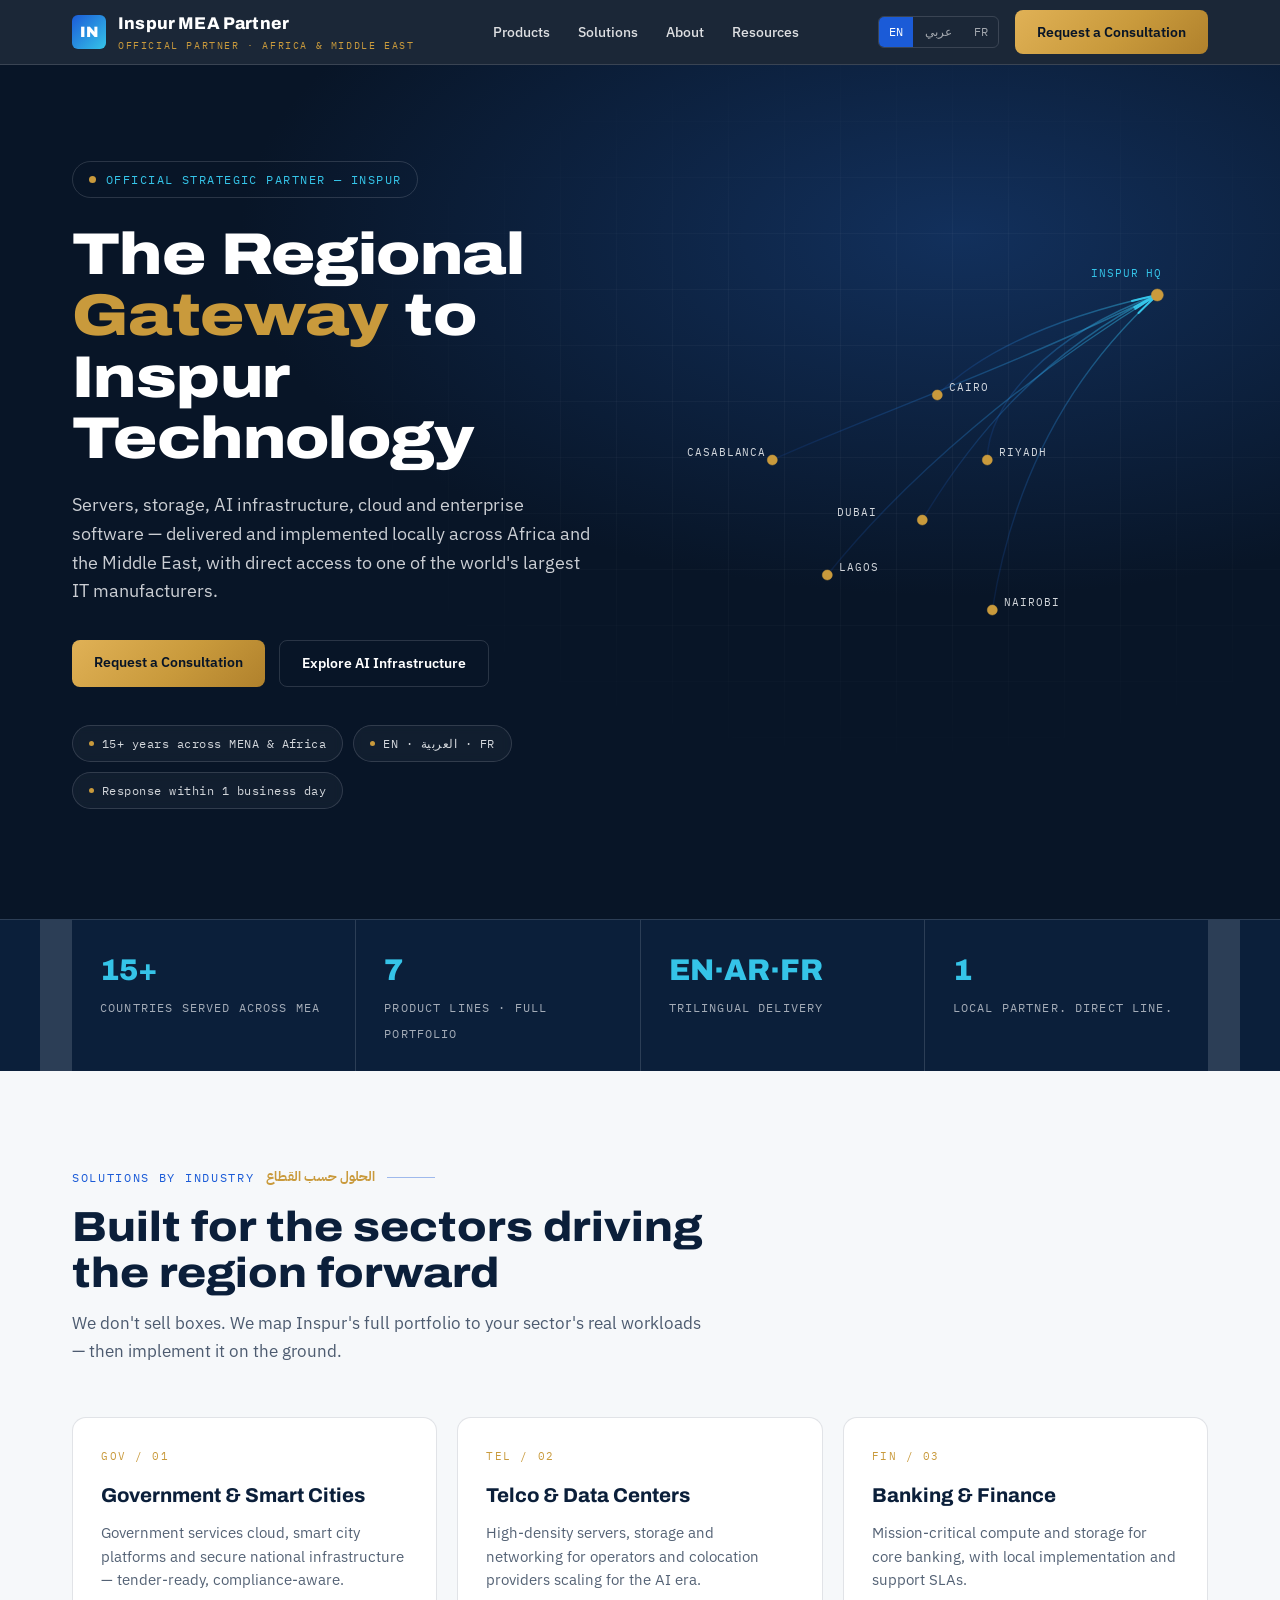
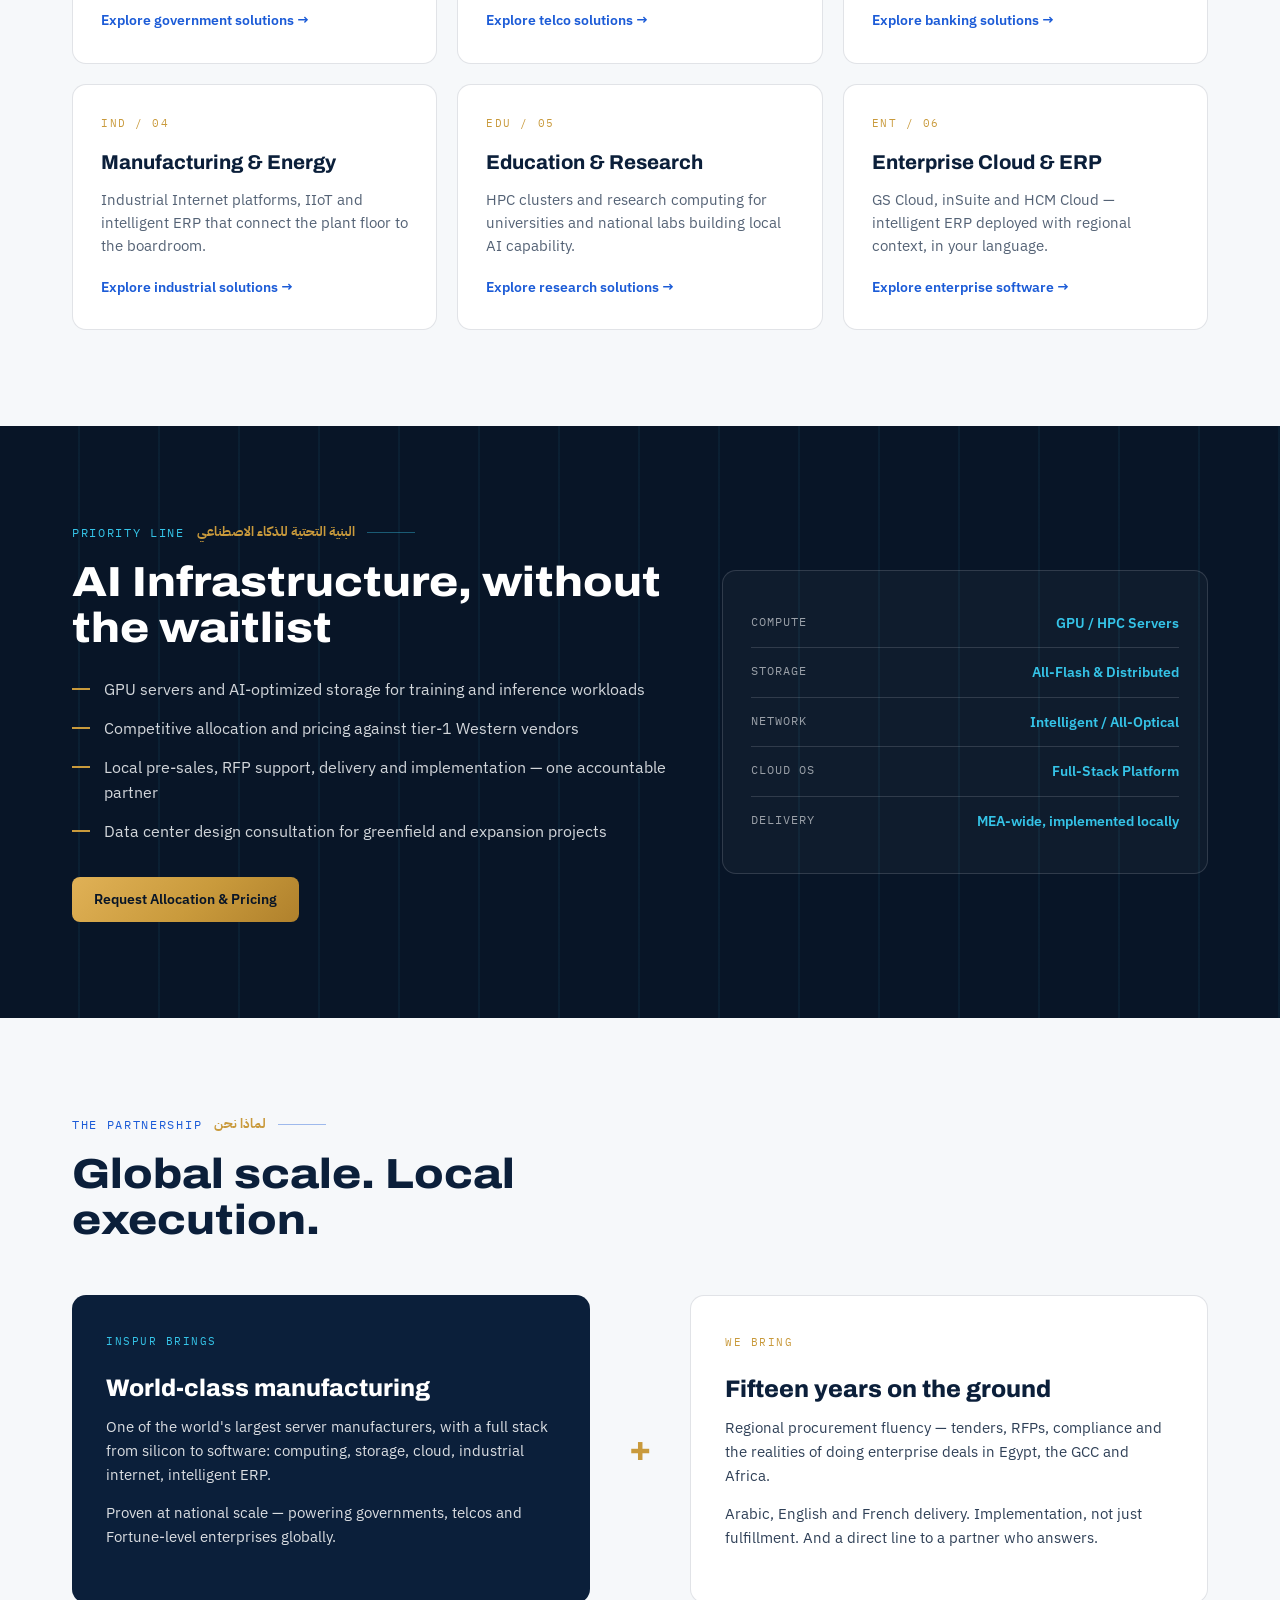
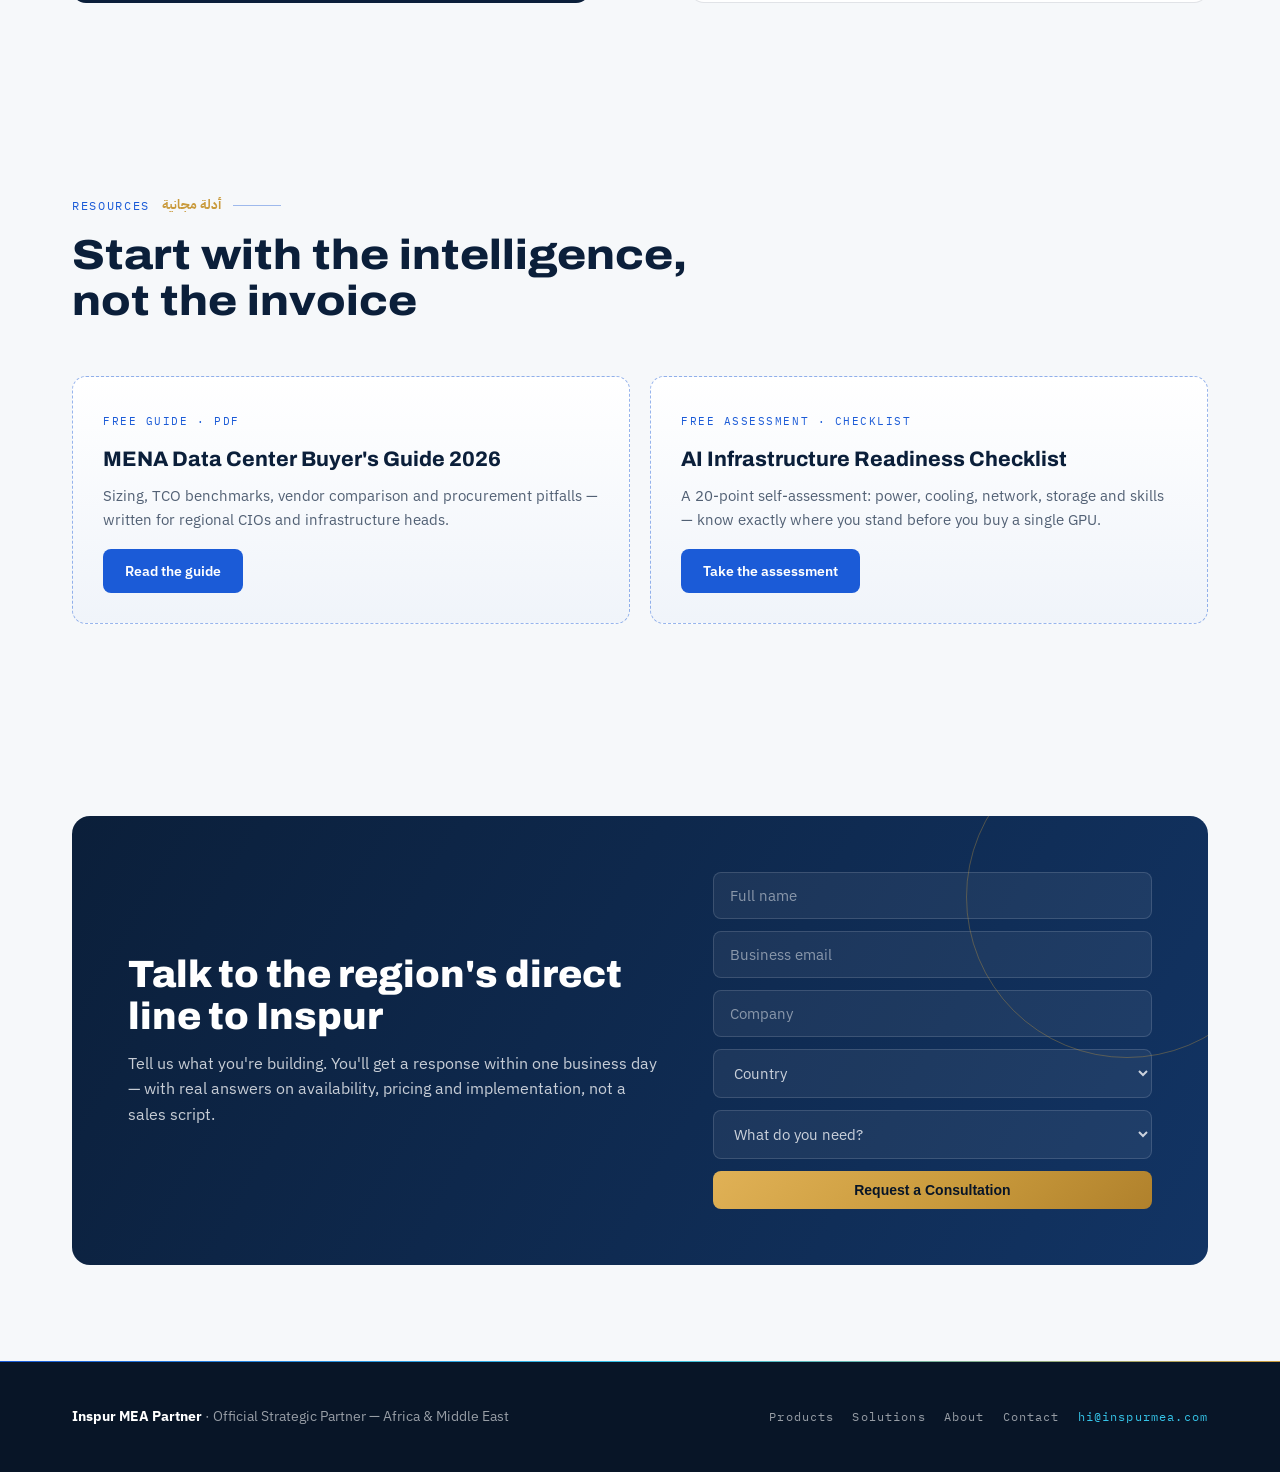
<file: index.html>
<!DOCTYPE html>
<html lang="en">
<head>
<meta charset="UTF-8">
<meta name="viewport" content="width=device-width, initial-scale=1.0">
<title>Inspur MEA — Strategic Partner for Africa &amp; the Middle East</title>
<meta name="description" content="Official strategic partner for Inspur across Africa &amp; the Middle East — servers, storage, AI infrastructure, cloud and enterprise software, delivered and implemented locally.">
<link rel="canonical" href="https://inspurmea.com/">
<meta name="theme-color" content="#081527">
<meta property="og:site_name" content="Inspur MEA Partner">
<meta property="og:title" content="Inspur MEA — Strategic Partner for Africa &amp; the Middle East">
<meta property="og:description" content="Servers, storage, AI infrastructure, cloud and enterprise software — delivered and implemented locally across Africa and the Middle East.">
<meta property="og:type" content="website">
<meta property="og:url" content="https://inspurmea.com/">
<meta property="og:image" content="https://inspurmea.com/og.png">
<meta property="og:image:secure_url" content="https://inspurmea.com/og.png">
<meta property="og:image:type" content="image/png">
<meta property="og:image:width" content="1200">
<meta property="og:image:height" content="630">
<meta property="og:image:alt" content="Inspur MEA Partner — The Regional Gateway to Inspur Technology, with a network map linking Inspur HQ to Cairo, Riyadh, Dubai, Casablanca, Lagos and Nairobi">
<meta property="og:locale" content="en_US">
<meta property="og:locale:alternate" content="ar_AR">
<meta property="og:locale:alternate" content="fr_FR">
<meta name="twitter:card" content="summary_large_image">
<meta name="twitter:title" content="Inspur MEA — Strategic Partner for Africa &amp; the Middle East">
<meta name="twitter:description" content="Servers, storage, AI infrastructure, cloud and enterprise software — delivered and implemented locally across Africa and the Middle East.">
<meta name="twitter:image" content="https://inspurmea.com/og.png">
<meta name="twitter:image:alt" content="Inspur MEA Partner — The Regional Gateway to Inspur Technology">
<link rel="icon" href="data:image/svg+xml,%3Csvg xmlns='http://www.w3.org/2000/svg' viewBox='0 0 64 64'%3E%3Cdefs%3E%3ClinearGradient id='g' x1='0' y1='0' x2='1' y2='1'%3E%3Cstop offset='0' stop-color='%231B5BD7'/%3E%3Cstop offset='1' stop-color='%2335C4E8'/%3E%3C/linearGradient%3E%3C/defs%3E%3Crect width='64' height='64' rx='14' fill='url(%23g)'/%3E%3Ctext x='32' y='43' font-family='Arial,sans-serif' font-weight='800' font-size='26' fill='white' text-anchor='middle'%3EIN%3C/text%3E%3C/svg%3E">
<link rel="preconnect" href="https://fonts.googleapis.com">
<link href="https://fonts.googleapis.com/css2?family=IBM+Plex+Sans:wght@400;500;600&family=IBM+Plex+Sans+Arabic:wght@500;700&family=IBM+Plex+Mono:wght@400;500&family=Archivo:wdth,wght@62..125,500..900&display=swap" rel="stylesheet">
<link rel="stylesheet" href="/styles.css">
<script>document.documentElement.classList.add('js')</script>
<script type="application/ld+json">
{
  "@context": "https://schema.org",
  "@graph": [
    {
      "@type": "Organization",
      "@id": "https://inspurmea.com/#org",
      "name": "Inspur MEA Partner",
      "url": "https://inspurmea.com/",
      "logo": "https://inspurmea.com/og.png",
      "description": "Official strategic partner for Inspur across Africa and the Middle East — servers, storage, AI infrastructure, cloud and enterprise software, delivered and implemented locally.",
      "areaServed": ["Africa", "Middle East"],
      "knowsLanguage": ["en", "ar", "fr"]
    },
    {
      "@type": "WebSite",
      "@id": "https://inspurmea.com/#website",
      "url": "https://inspurmea.com/",
      "name": "Inspur MEA Partner",
      "publisher": { "@id": "https://inspurmea.com/#org" },
      "inLanguage": "en"
    }
  ]
}
</script>
</head>
<body>

<header>
  <div class="wrap nav">
    <div class="brand">
      <div class="brand-mark">IN</div>
      <div><b>Inspur MEA Partner</b><span>Official Partner · Africa &amp; Middle East</span></div>
    </div>
    <nav class="nav-links">
      <a href="/products">Products</a>
      <a href="/solutions">Solutions</a>
      <a href="/about">About</a>
      <a href="#resources">Resources</a>
    </nav>
    <div class="nav-right">
      <div class="lang"><a class="on" href="#">EN</a><a href="#">عربي</a><a href="#">FR</a></div>
      <a class="btn btn-gold" href="#consult">Request a Consultation</a>
    </div>
  </div>
</header>

<div class="hero">
  <div class="hero-grid"></div>
  <div class="wrap hero-inner">
    <div>
      <span class="badge"><i></i> Official Strategic Partner — Inspur</span>
      <h1>The Regional <span class="gw">Gateway</span> to Inspur Technology</h1>
      <p class="lede">Servers, storage, AI infrastructure, cloud and enterprise software — delivered and implemented locally across Africa and the Middle East, with direct access to one of the world's largest IT manufacturers.</p>
      <div class="hero-ctas">
        <a class="btn btn-gold" href="#consult">Request a Consultation</a>
        <a class="btn btn-ghost" href="#ai">Explore AI Infrastructure</a>
      </div>
      <div class="hero-chips">
        <span class="chip"><i></i>15+ years across MENA &amp; Africa</span>
        <span class="chip"><i></i>EN · العربية · FR</span>
        <span class="chip"><i></i>Response within 1 business day</span>
      </div>
    </div>

    <!-- SIGNATURE: the gateway network -->
    <div class="gateway" aria-hidden="true">
      <svg viewBox="0 0 520 460">
        <defs>
          <linearGradient id="arcGrad" x1="1" y1="0" x2="0" y2="1">
            <stop offset="0" stop-color="#35C4E8" stop-opacity=".9"/>
            <stop offset="1" stop-color="#1B5BD7" stop-opacity=".25"/>
          </linearGradient>
        </defs>
        <!-- arcs from origin (top-right = Inspur / East) to regional hubs -->
        <path class="arc" id="a1" d="M470,40 C380,60 300,90 250,140"/>
        <path class="arc" id="a2" d="M470,40 C360,80 300,150 300,205"/>
        <path class="arc" id="a3" d="M470,40 C350,100 280,190 235,265"/>
        <path class="arc" id="a4" d="M470,40 C340,120 220,220 140,320"/>
        <path class="arc" id="a5" d="M470,40 C360,140 320,260 305,355"/>
        <path class="arc" id="a6" d="M470,40 C330,110 160,170 85,205"/>
        <path class="arc-pulse" d="M470,40 C380,60 300,90 250,140"/>
        <path class="arc-pulse" style="animation-delay:-1.1s" d="M470,40 C350,100 280,190 235,265"/>
        <path class="arc-pulse" style="animation-delay:-2.3s" d="M470,40 C340,120 220,220 140,320"/>
        <path class="arc-pulse" style="animation-delay:-3.2s" d="M470,40 C360,140 320,260 305,355"/>
        <!-- origin -->
        <g class="hub origin">
          <circle class="core" cx="470" cy="40" r="6" fill="#35C4E8"/>
          <circle class="ring" cx="470" cy="40" r="6" stroke="#35C4E8" fill="none"/>
          <text x="404" y="22">INSPUR HQ</text>
        </g>
        <!-- hubs -->
        <g class="hub"><circle class="core" cx="250" cy="140" r="5"/><circle class="ring" cx="250" cy="140" r="5"/><text x="262" y="136">CAIRO</text></g>
        <g class="hub"><circle class="core" cx="300" cy="205" r="5"/><circle class="ring" cx="300" cy="205" r="5"/><text x="312" y="201">RIYADH</text></g>
        <g class="hub"><circle class="core" cx="235" cy="265" r="5"/><circle class="ring" cx="235" cy="265" r="5"/><text x="150" y="261">DUBAI</text></g>
        <g class="hub"><circle class="core" cx="140" cy="320" r="5"/><circle class="ring" cx="140" cy="320" r="5"/><text x="152" y="316">LAGOS</text></g>
        <g class="hub"><circle class="core" cx="305" cy="355" r="5"/><circle class="ring" cx="305" cy="355" r="5"/><text x="317" y="351">NAIROBI</text></g>
        <g class="hub"><circle class="core" cx="85" cy="205" r="5"/><circle class="ring" cx="85" cy="205" r="5"/><text x="0" y="201">CASABLANCA</text></g>
      </svg>
    </div>
  </div>
</div>

<div class="strip">
  <div class="wrap strip-inner">
    <div class="stat"><b>15+</b><span>Countries served across MEA</span></div>
    <div class="stat"><b>7</b><span>Product lines · full portfolio</span></div>
    <div class="stat"><b>EN·AR·FR</b><span>Trilingual delivery</span></div>
    <div class="stat"><b>1</b><span>Local partner. Direct line.</span></div>
  </div>
</div>

<section id="industries">
  <div class="wrap">
    <div class="sec-head rv">
      <div class="eyebrow">Solutions by Industry <span class="ar">الحلول حسب القطاع</span></div>
      <h2>Built for the sectors driving the region forward</h2>
      <p>We don't sell boxes. We map Inspur's full portfolio to your sector's real workloads — then implement it on the ground.</p>
    </div>
    <div class="ind-grid">
      <div class="card rv"><span class="ic">GOV / 01</span><h3>Government &amp; Smart Cities</h3><p>Government services cloud, smart city platforms and secure national infrastructure — tender-ready, compliance-aware.</p><a class="go" href="#consult">Explore government solutions →</a></div>
      <div class="card rv"><span class="ic">TEL / 02</span><h3>Telco &amp; Data Centers</h3><p>High-density servers, storage and networking for operators and colocation providers scaling for the AI era.</p><a class="go" href="#consult">Explore telco solutions →</a></div>
      <div class="card rv"><span class="ic">FIN / 03</span><h3>Banking &amp; Finance</h3><p>Mission-critical compute and storage for core banking, with local implementation and support SLAs.</p><a class="go" href="#consult">Explore banking solutions →</a></div>
      <div class="card rv"><span class="ic">IND / 04</span><h3>Manufacturing &amp; Energy</h3><p>Industrial Internet platforms, IIoT and intelligent ERP that connect the plant floor to the boardroom.</p><a class="go" href="#consult">Explore industrial solutions →</a></div>
      <div class="card rv"><span class="ic">EDU / 05</span><h3>Education &amp; Research</h3><p>HPC clusters and research computing for universities and national labs building local AI capability.</p><a class="go" href="#consult">Explore research solutions →</a></div>
      <div class="card rv"><span class="ic">ENT / 06</span><h3>Enterprise Cloud &amp; ERP</h3><p>GS Cloud, inSuite and HCM Cloud — intelligent ERP deployed with regional context, in your language.</p><a class="go" href="#consult">Explore enterprise software →</a></div>
    </div>
  </div>
</section>

<section id="ai" class="rack dark">
  <div class="wrap rack-inner">
    <div class="rv">
      <div class="eyebrow">Priority Line <span class="ar">البنية التحتية للذكاء الاصطناعي</span></div>
      <h2 class="sec-h" style="font-family:var(--display);font-variation-settings:'wdth' 112;font-weight:800;font-size:clamp(28px,3.4vw,42px);line-height:1.1;margin:16px 0 6px">AI Infrastructure, without the waitlist</h2>
      <ul>
        <li>GPU servers and AI-optimized storage for training and inference workloads</li>
        <li>Competitive allocation and pricing against tier-1 Western vendors</li>
        <li>Local pre-sales, RFP support, delivery and implementation — one accountable partner</li>
        <li>Data center design consultation for greenfield and expansion projects</li>
      </ul>
      <a class="btn btn-gold" href="#consult">Request Allocation &amp; Pricing</a>
    </div>
    <div class="spec rv">
      <div class="row"><span class="k">Compute</span><span class="v">GPU / HPC Servers</span></div>
      <div class="row"><span class="k">Storage</span><span class="v">All-Flash &amp; Distributed</span></div>
      <div class="row"><span class="k">Network</span><span class="v">Intelligent / All-Optical</span></div>
      <div class="row"><span class="k">Cloud OS</span><span class="v">Full-Stack Platform</span></div>
      <div class="row"><span class="k">Delivery</span><span class="v">MEA-wide, implemented locally</span></div>
    </div>
  </div>
</section>

<section id="why">
  <div class="wrap">
    <div class="sec-head rv">
      <div class="eyebrow">The Partnership <span class="ar">لماذا نحن</span></div>
      <h2>Global scale. Local execution.</h2>
    </div>
    <div class="why-grid">
      <div class="why inspur rv">
        <span class="tag">Inspur brings</span>
        <h3>World-class manufacturing</h3>
        <p>One of the world's largest server manufacturers, with a full stack from silicon to software: computing, storage, cloud, industrial internet, intelligent ERP.</p>
        <p>Proven at national scale — powering governments, telcos and Fortune-level enterprises globally.</p>
      </div>
      <div class="plus rv">+</div>
      <div class="why local rv">
        <span class="tag">We bring</span>
        <h3>Fifteen years on the ground</h3>
        <p>Regional procurement fluency — tenders, RFPs, compliance and the realities of doing enterprise deals in Egypt, the GCC and Africa.</p>
        <p>Arabic, English and French delivery. Implementation, not just fulfillment. And a direct line to a partner who answers.</p>
      </div>
    </div>
  </div>
</section>

<section id="resources">
  <div class="wrap">
    <div class="sec-head rv">
      <div class="eyebrow">Resources <span class="ar">أدلة مجانية</span></div>
      <h2>Start with the intelligence, not the invoice</h2>
    </div>
    <div class="res-grid">
      <div class="res rv">
        <span class="k">Free Guide · PDF</span>
        <h3>MENA Data Center Buyer's Guide 2026</h3>
        <p>Sizing, TCO benchmarks, vendor comparison and procurement pitfalls — written for regional CIOs and infrastructure heads.</p>
        <a class="btn btn-wave" href="/buyers-guide">Read the guide</a>
      </div>
      <div class="res rv">
        <span class="k">Free Assessment · Checklist</span>
        <h3>AI Infrastructure Readiness Checklist</h3>
        <p>A 20-point self-assessment: power, cooling, network, storage and skills — know exactly where you stand before you buy a single GPU.</p>
        <a class="btn btn-wave" href="/checklist">Take the assessment</a>
      </div>
    </div>
  </div>
</section>

<section id="consult">
  <div class="wrap">
    <div class="consult rv">
      <div>
        <h2>Talk to the region's direct line to Inspur</h2>
        <p>Tell us what you're building. You'll get a response within one business day — with real answers on availability, pricing and implementation, not a sales script.</p>
      </div>
      <form class="form" action="/api/lead" method="POST">
        <input type="text" name="_honey" style="display:none" tabindex="-1" autocomplete="off">
        <input type="hidden" name="resource" id="resource-field" value="">
        <input type="text" name="name" placeholder="Full name" aria-label="Full name" required>
        <input type="email" name="email" placeholder="Business email" aria-label="Business email" required>
        <input type="text" name="company" placeholder="Company" aria-label="Company">
        <select name="country" aria-label="Country"><option value="">Country</option><option>Egypt</option><option>Saudi Arabia</option><option>UAE</option><option>Morocco</option><option>Nigeria</option><option>Kenya</option><option>Other</option></select>
        <select name="need" aria-label="What do you need"><option value="">What do you need?</option><option>AI Infrastructure / GPU servers</option><option>Servers &amp; Storage</option><option>Cloud &amp; ERP</option><option>Smart City / Industrial</option><option>Not sure yet — advise me</option></select>
        <button class="btn btn-gold" type="submit">Request a Consultation</button>
      </form>
    </div>
  </div>
</section>

<footer>
  <div class="wrap foot">
    <div><b style="color:#fff">Inspur MEA Partner</b> · Official Strategic Partner — Africa &amp; Middle East</div>
    <div class="foot-links mono">
      <a href="/products">Products</a><a href="/solutions">Solutions</a><a href="/about">About</a><a href="/contact">Contact</a>
      <a href="mailto:hi@inspurmea.com" style="color:#35C4E8">hi@inspurmea.com</a>
    </div>
  </div>
</footer>

<script>
const io=new IntersectionObserver(es=>es.forEach(e=>{if(e.isIntersecting){e.target.classList.add('in');io.unobserve(e.target)}}),{threshold:.15});
document.querySelectorAll('.rv').forEach(el=>io.observe(el));
// count-up for numeric stats
const reduce=matchMedia('(prefers-reduced-motion:reduce)').matches;
const so=new IntersectionObserver(es=>es.forEach(e=>{
  if(!e.isIntersecting)return;so.unobserve(e.target);
  const el=e.target,m=el.textContent.trim().match(/^(\d+)(\+?)$/);
  if(!m||reduce)return;
  const end=+m[1],suf=m[2],t0=performance.now(),dur=1200;
  const step=t=>{const p=Math.min((t-t0)/dur,1),v=Math.round(end*(1-Math.pow(1-p,3)));el.textContent=v+suf;if(p<1)requestAnimationFrame(step)};
  el.textContent='0'+suf;requestAnimationFrame(step);
}),{threshold:.6});
document.querySelectorAll('.stat b').forEach(el=>so.observe(el));
// lead-magnet buttons: tag the request + focus the form
document.querySelectorAll('[data-resource]').forEach(a=>a.addEventListener('click',()=>{
  document.getElementById('resource-field').value=a.dataset.resource;
  setTimeout(()=>document.querySelector('.form input[name="name"]').focus({preventScroll:true}),600);
}));
</script>
</body>
</html>
</file>
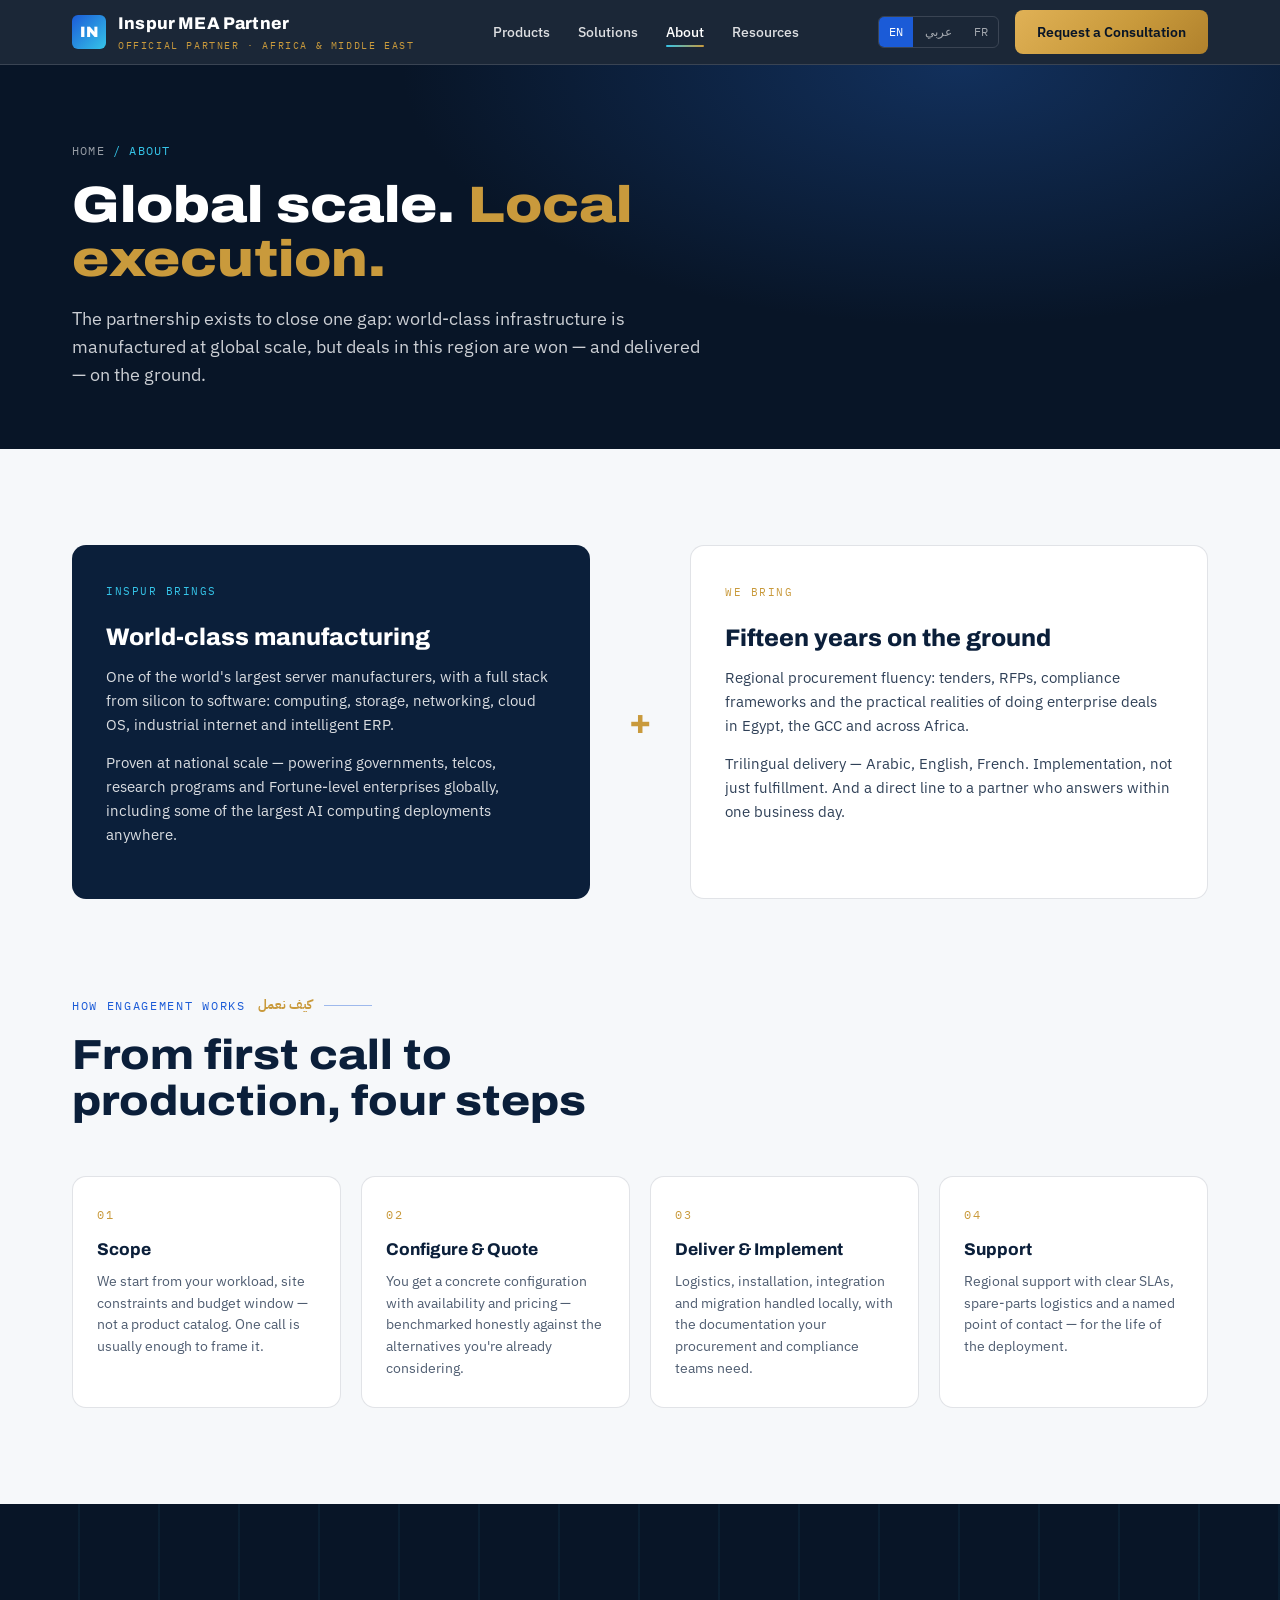
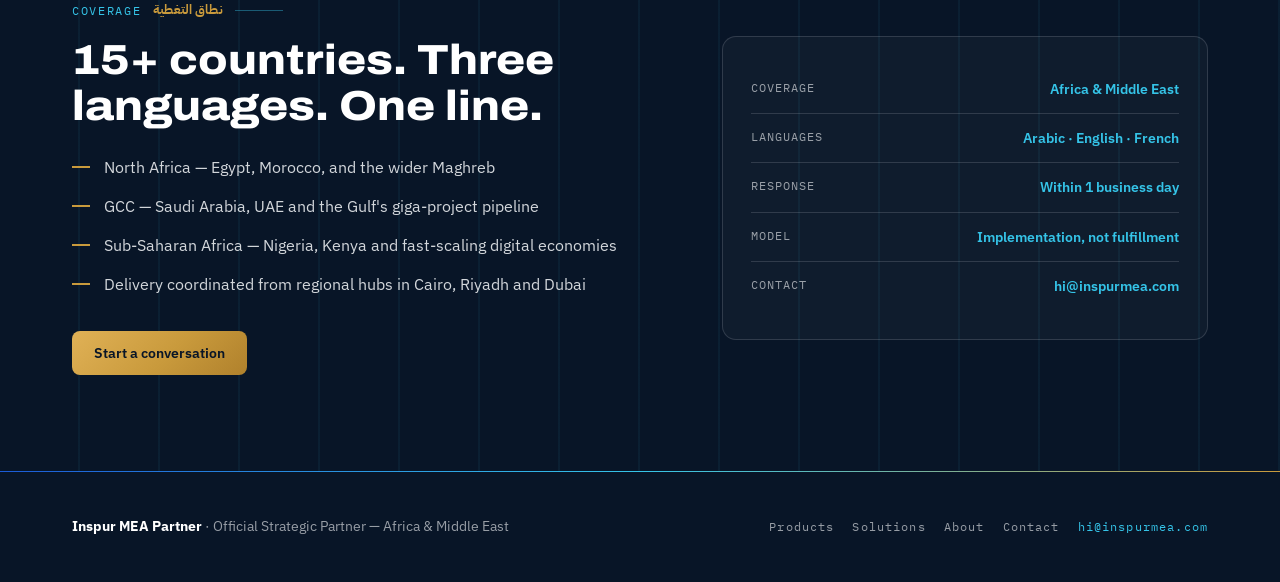
<file: about.html>
<!DOCTYPE html>
<html lang="en">
<head>
<meta charset="UTF-8">
<meta name="viewport" content="width=device-width, initial-scale=1.0">
<title>About the Partnership — Inspur MEA Partner</title>
<meta name="description" content="How the Inspur MEA partnership works: global manufacturing scale plus fifteen years of on-the-ground enterprise experience across Africa and the Middle East.">
<link rel="canonical" href="https://inspurmea.com/about">
<meta name="theme-color" content="#081527">
<meta property="og:site_name" content="Inspur MEA Partner">
<meta property="og:title" content="About the Partnership — Inspur MEA Partner">
<meta property="og:description" content="Global scale. Local execution. How the region's direct line to Inspur works.">
<meta property="og:type" content="website">
<meta property="og:url" content="https://inspurmea.com/about">
<meta property="og:image" content="https://inspurmea.com/og.png">
<meta name="twitter:card" content="summary_large_image">
<meta name="twitter:image" content="https://inspurmea.com/og.png">
<link rel="icon" href="data:image/svg+xml,%3Csvg xmlns='http://www.w3.org/2000/svg' viewBox='0 0 64 64'%3E%3Cdefs%3E%3ClinearGradient id='g' x1='0' y1='0' x2='1' y2='1'%3E%3Cstop offset='0' stop-color='%231B5BD7'/%3E%3Cstop offset='1' stop-color='%2335C4E8'/%3E%3C/linearGradient%3E%3C/defs%3E%3Crect width='64' height='64' rx='14' fill='url(%23g)'/%3E%3Ctext x='32' y='43' font-family='Arial,sans-serif' font-weight='800' font-size='26' fill='white' text-anchor='middle'%3EIN%3C/text%3E%3C/svg%3E">
<link rel="preconnect" href="https://fonts.googleapis.com">
<link href="https://fonts.googleapis.com/css2?family=IBM+Plex+Sans:wght@400;500;600&family=IBM+Plex+Sans+Arabic:wght@500;700&family=IBM+Plex+Mono:wght@400;500&family=Archivo:wdth,wght@62..125,500..900&display=swap" rel="stylesheet">
<link rel="stylesheet" href="/styles.css">
<script>document.documentElement.classList.add('js')</script>
</head>
<body>

<header>
  <div class="wrap nav">
    <div class="brand">
      <a href="/" style="display:flex;align-items:center;gap:12px"><div class="brand-mark">IN</div>
      <div><b>Inspur MEA Partner</b><span>Official Partner · Africa &amp; Middle East</span></div></a>
    </div>
    <nav class="nav-links">
      <a href="/products">Products</a>
      <a href="/solutions">Solutions</a>
      <a href="/about" class="active">About</a>
      <a href="/resources">Resources</a>
    </nav>
    <div class="nav-right">
      <div class="lang"><a class="on" href="#">EN</a><a href="#">عربي</a><a href="#">FR</a></div>
      <a class="btn btn-gold" href="/contact">Request a Consultation</a>
    </div>
  </div>
</header>

<div class="page-hero">
  <div class="wrap">
    <span class="crumb"><a href="/">Home</a> / About</span>
    <h1>Global scale. <span class="gw">Local execution.</span></h1>
    <p>The partnership exists to close one gap: world-class infrastructure is manufactured at global scale, but deals in this region are won — and delivered — on the ground.</p>
  </div>
</div>

<section>
  <div class="wrap">
    <div class="why-grid">
      <div class="why inspur rv">
        <span class="tag">Inspur brings</span>
        <h3>World-class manufacturing</h3>
        <p>One of the world's largest server manufacturers, with a full stack from silicon to software: computing, storage, networking, cloud OS, industrial internet and intelligent ERP.</p>
        <p>Proven at national scale — powering governments, telcos, research programs and Fortune-level enterprises globally, including some of the largest AI computing deployments anywhere.</p>
      </div>
      <div class="plus rv">+</div>
      <div class="why local rv">
        <span class="tag">We bring</span>
        <h3>Fifteen years on the ground</h3>
        <p>Regional procurement fluency: tenders, RFPs, compliance frameworks and the practical realities of doing enterprise deals in Egypt, the GCC and across Africa.</p>
        <p>Trilingual delivery — Arabic, English, French. Implementation, not just fulfillment. And a direct line to a partner who answers within one business day.</p>
      </div>
    </div>
  </div>
</section>

<section style="padding-top:0">
  <div class="wrap">
    <div class="sec-head rv">
      <div class="eyebrow">How engagement works <span class="ar">كيف نعمل</span></div>
      <h2>From first call to production, four steps</h2>
    </div>
    <div class="steps">
      <div class="step rv"><h4>Scope</h4><p>We start from your workload, site constraints and budget window — not a product catalog. One call is usually enough to frame it.</p></div>
      <div class="step rv"><h4>Configure &amp; Quote</h4><p>You get a concrete configuration with availability and pricing — benchmarked honestly against the alternatives you're already considering.</p></div>
      <div class="step rv"><h4>Deliver &amp; Implement</h4><p>Logistics, installation, integration and migration handled locally, with the documentation your procurement and compliance teams need.</p></div>
      <div class="step rv"><h4>Support</h4><p>Regional support with clear SLAs, spare-parts logistics and a named point of contact — for the life of the deployment.</p></div>
    </div>
  </div>
</section>

<section class="rack dark">
  <div class="wrap rack-inner">
    <div class="rv">
      <div class="eyebrow">Coverage <span class="ar">نطاق التغطية</span></div>
      <h2 style="font-family:var(--display);font-variation-settings:'wdth' 112;font-weight:800;font-size:clamp(28px,3.4vw,42px);line-height:1.1;margin:16px 0 6px">15+ countries. Three languages. One line.</h2>
      <ul>
        <li>North Africa — Egypt, Morocco, and the wider Maghreb</li>
        <li>GCC — Saudi Arabia, UAE and the Gulf's giga-project pipeline</li>
        <li>Sub-Saharan Africa — Nigeria, Kenya and fast-scaling digital economies</li>
        <li>Delivery coordinated from regional hubs in Cairo, Riyadh and Dubai</li>
      </ul>
      <a class="btn btn-gold" href="/contact">Start a conversation</a>
    </div>
    <div class="spec rv">
      <div class="row"><span class="k">Coverage</span><span class="v">Africa &amp; Middle East</span></div>
      <div class="row"><span class="k">Languages</span><span class="v">Arabic · English · French</span></div>
      <div class="row"><span class="k">Response</span><span class="v">Within 1 business day</span></div>
      <div class="row"><span class="k">Model</span><span class="v">Implementation, not fulfillment</span></div>
      <div class="row"><span class="k">Contact</span><span class="v">hi@inspurmea.com</span></div>
    </div>
  </div>
</section>

<footer>
  <div class="wrap foot">
    <div><b style="color:#fff">Inspur MEA Partner</b> · Official Strategic Partner — Africa &amp; Middle East</div>
    <div class="foot-links mono">
      <a href="/products">Products</a><a href="/solutions">Solutions</a><a href="/about">About</a><a href="/contact">Contact</a>
      <a href="mailto:hi@inspurmea.com" style="color:#35C4E8">hi@inspurmea.com</a>
    </div>
  </div>
</footer>

<script>
const io=new IntersectionObserver(es=>es.forEach(e=>{if(e.isIntersecting){e.target.classList.add('in');io.unobserve(e.target)}}),{threshold:.15});
document.querySelectorAll('.rv').forEach(el=>io.observe(el));
</script>
</body>
</html>
</file>
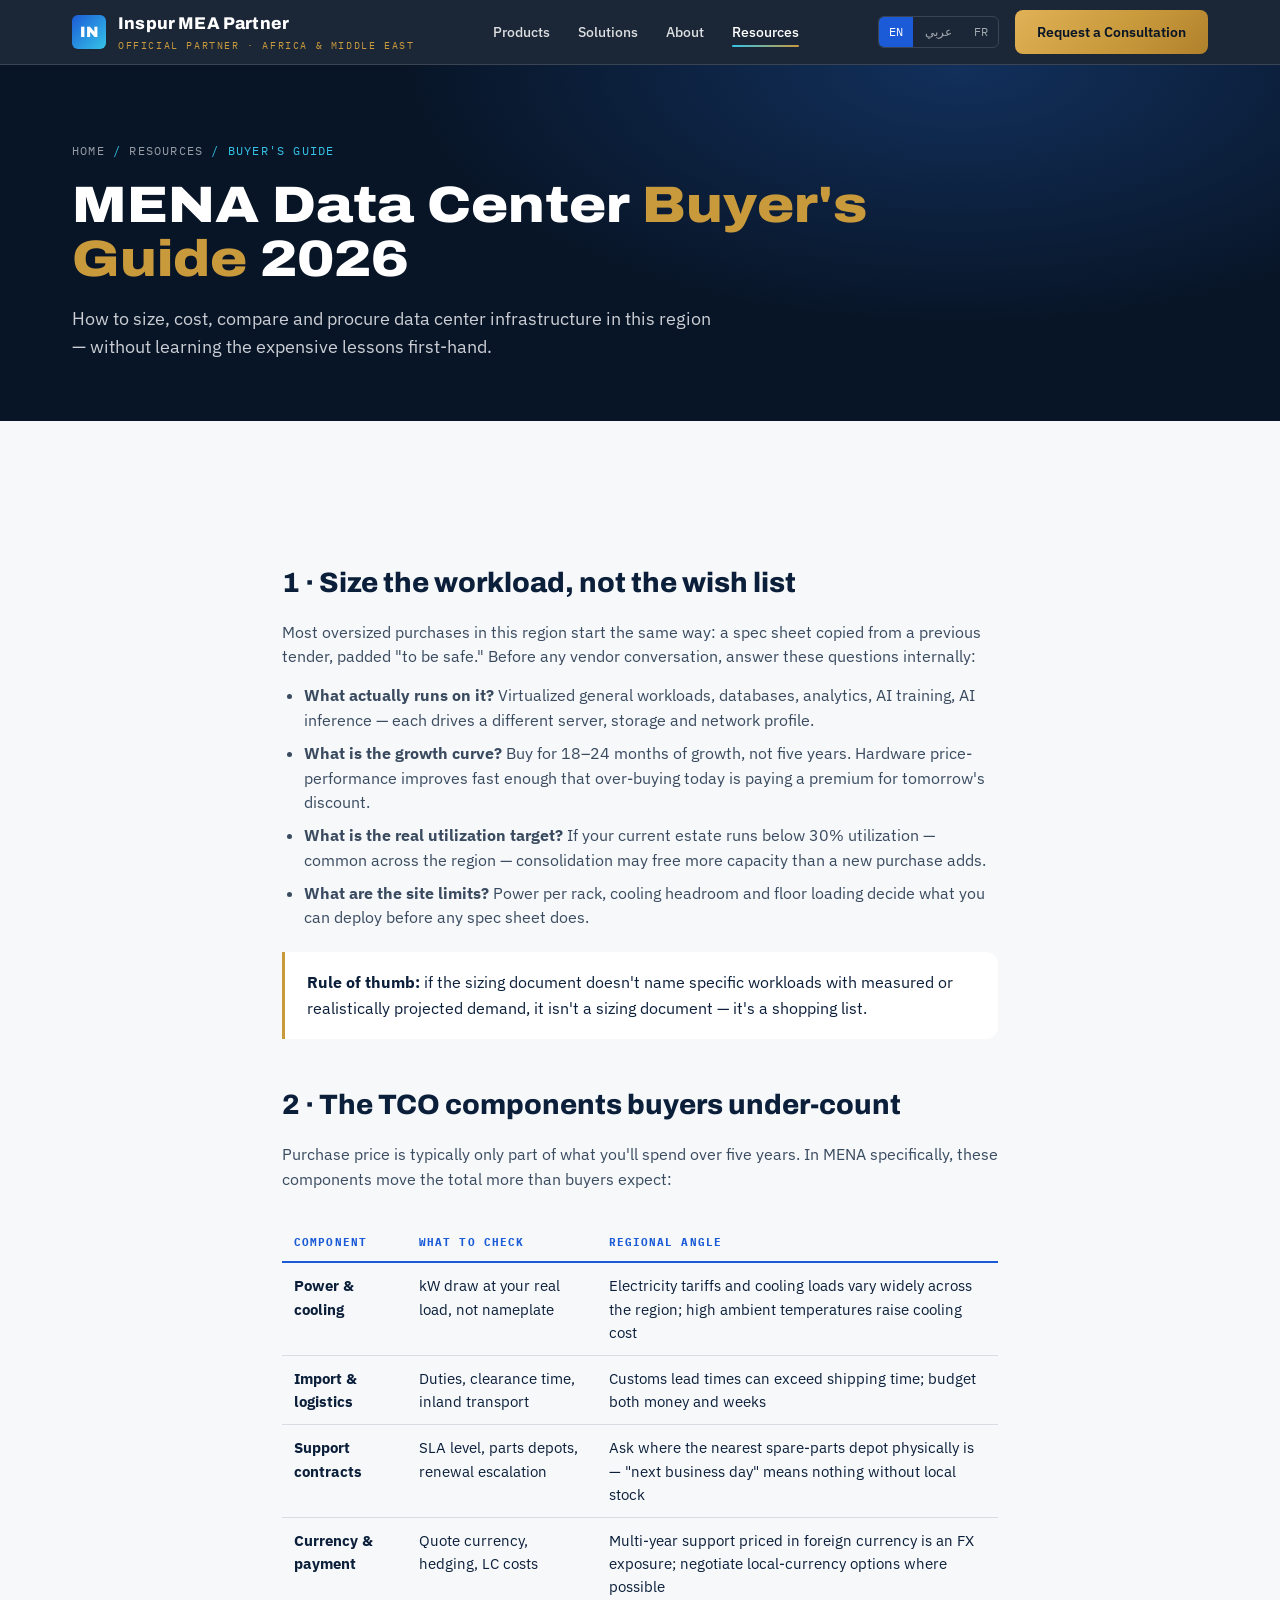
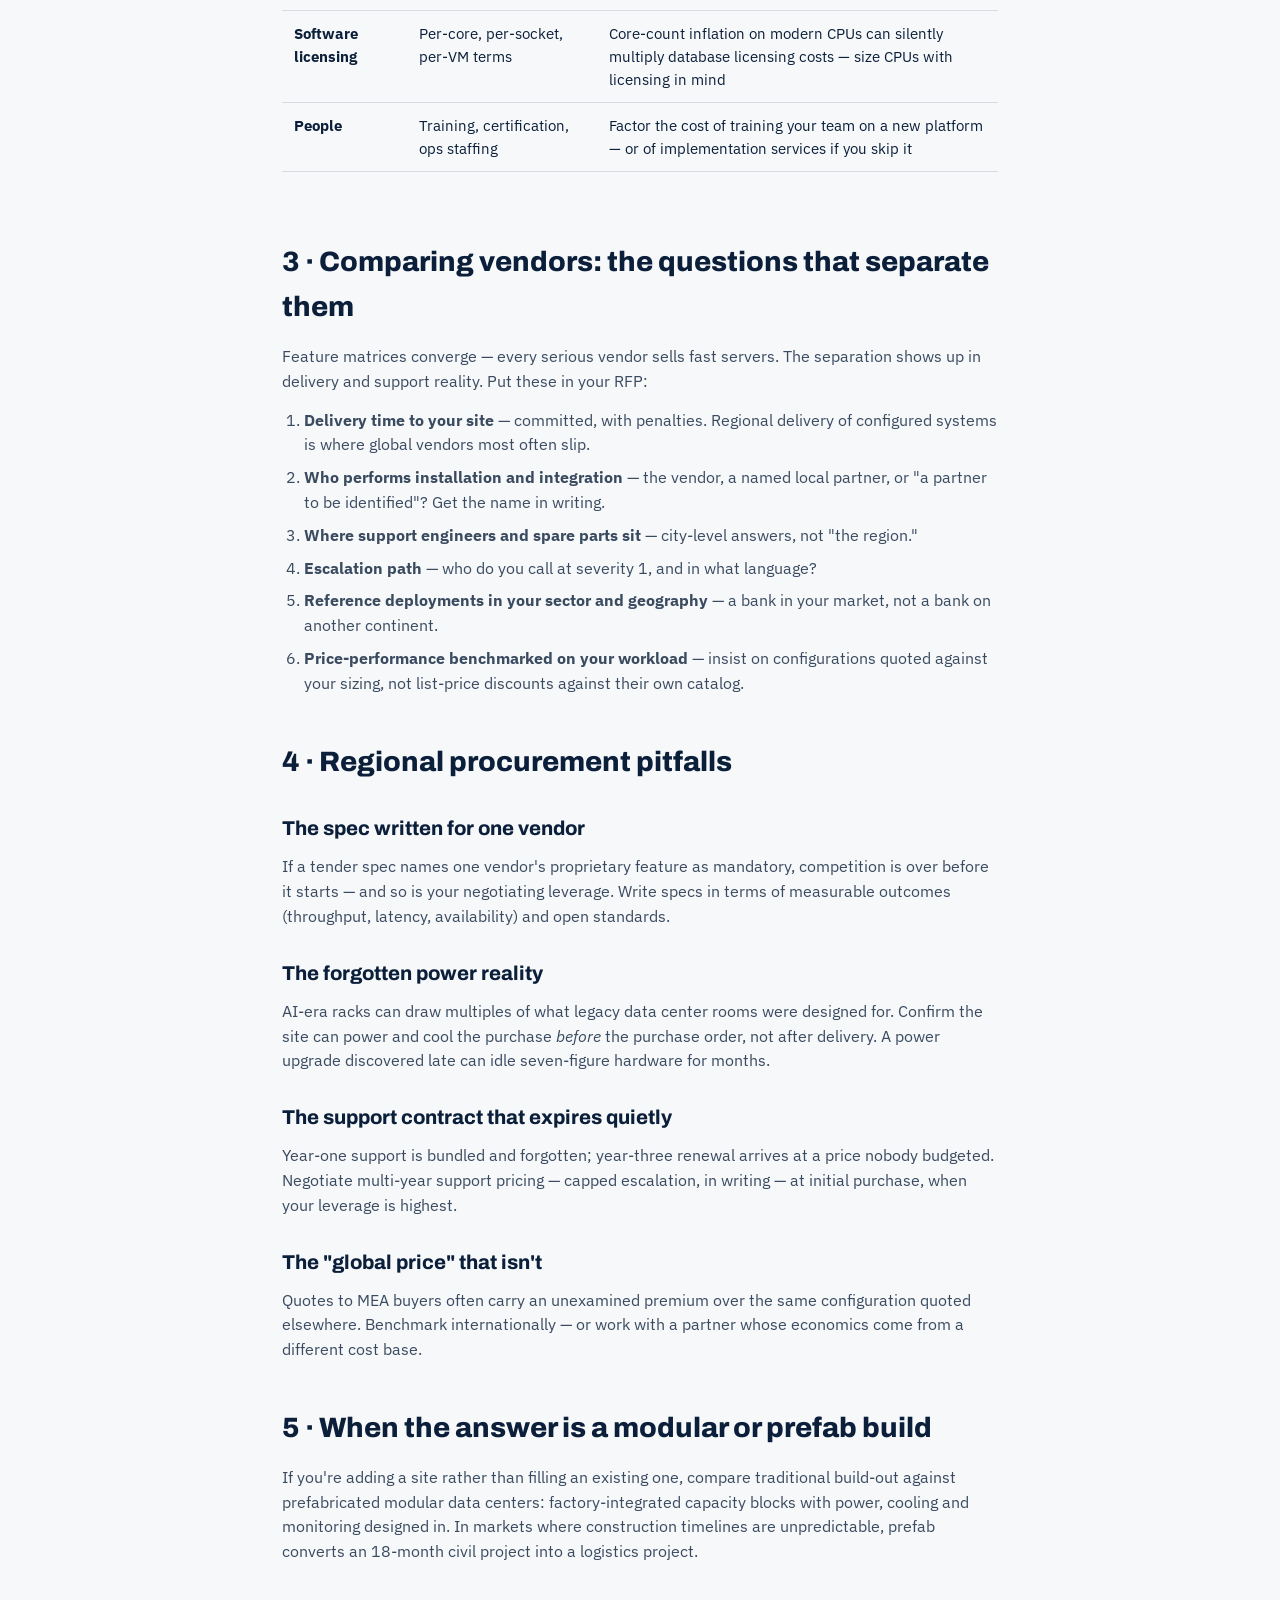
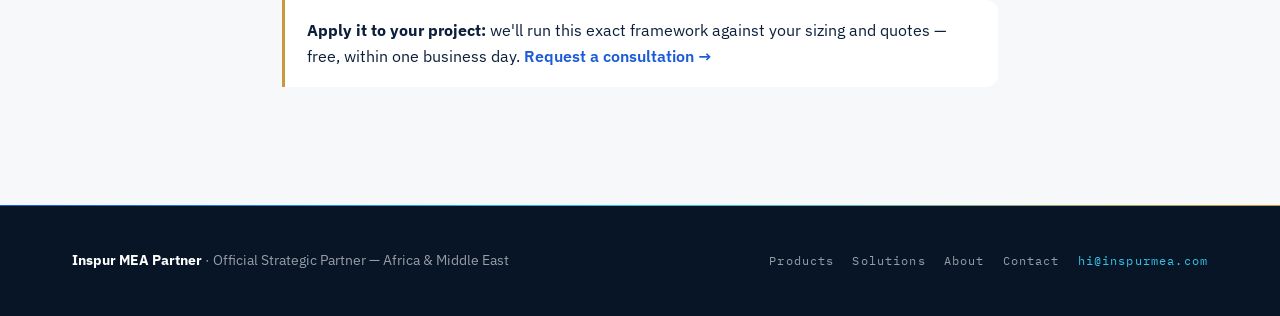
<file: buyers-guide.html>
<!DOCTYPE html>
<html lang="en">
<head>
<meta charset="UTF-8">
<meta name="viewport" content="width=device-width, initial-scale=1.0">
<title>MENA Data Center Buyer's Guide 2026 — Inspur MEA Partner</title>
<meta name="description" content="How to buy data center infrastructure in MENA in 2026: sizing questions, the real TCO components, vendor comparison criteria and the procurement pitfalls specific to the region.">
<link rel="canonical" href="https://inspurmea.com/buyers-guide">
<meta name="theme-color" content="#081527">
<meta property="og:site_name" content="Inspur MEA Partner">
<meta property="og:title" content="MENA Data Center Buyer's Guide 2026">
<meta property="og:description" content="Sizing, TCO, vendor comparison and regional procurement pitfalls — written for MEA CIOs and infrastructure heads.">
<meta property="og:type" content="article">
<meta property="og:url" content="https://inspurmea.com/buyers-guide">
<meta property="og:image" content="https://inspurmea.com/og.png">
<meta name="twitter:card" content="summary_large_image">
<meta name="twitter:image" content="https://inspurmea.com/og.png">
<link rel="icon" href="data:image/svg+xml,%3Csvg xmlns='http://www.w3.org/2000/svg' viewBox='0 0 64 64'%3E%3Cdefs%3E%3ClinearGradient id='g' x1='0' y1='0' x2='1' y2='1'%3E%3Cstop offset='0' stop-color='%231B5BD7'/%3E%3Cstop offset='1' stop-color='%2335C4E8'/%3E%3C/linearGradient%3E%3C/defs%3E%3Crect width='64' height='64' rx='14' fill='url(%23g)'/%3E%3Ctext x='32' y='43' font-family='Arial,sans-serif' font-weight='800' font-size='26' fill='white' text-anchor='middle'%3EIN%3C/text%3E%3C/svg%3E">
<link rel="preconnect" href="https://fonts.googleapis.com">
<link href="https://fonts.googleapis.com/css2?family=IBM+Plex+Sans:wght@400;500;600&family=IBM+Plex+Sans+Arabic:wght@500;700&family=IBM+Plex+Mono:wght@400;500&family=Archivo:wdth,wght@62..125,500..900&display=swap" rel="stylesheet">
<link rel="stylesheet" href="/styles.css">
<script>document.documentElement.classList.add('js')</script>
</head>
<body>

<header>
  <div class="wrap nav">
    <div class="brand">
      <a href="/" style="display:flex;align-items:center;gap:12px"><div class="brand-mark">IN</div>
      <div><b>Inspur MEA Partner</b><span>Official Partner · Africa &amp; Middle East</span></div></a>
    </div>
    <nav class="nav-links">
      <a href="/products">Products</a>
      <a href="/solutions">Solutions</a>
      <a href="/about">About</a>
      <a href="/resources" class="active">Resources</a>
    </nav>
    <div class="nav-right">
      <div class="lang"><a class="on" href="#">EN</a><a href="#">عربي</a><a href="#">FR</a></div>
      <a class="btn btn-gold" href="/contact">Request a Consultation</a>
    </div>
  </div>
</header>

<div class="page-hero">
  <div class="wrap">
    <span class="crumb"><a href="/">Home</a> / <a href="/resources">Resources</a> / Buyer's Guide</span>
    <h1>MENA Data Center <span class="gw">Buyer's Guide</span> 2026</h1>
    <p>How to size, cost, compare and procure data center infrastructure in this region — without learning the expensive lessons first-hand.</p>
  </div>
</div>

<section>
  <div class="wrap article">

    <h2>1 · Size the workload, not the wish list</h2>
    <p>Most oversized purchases in this region start the same way: a spec sheet copied from a previous tender, padded "to be safe." Before any vendor conversation, answer these questions internally:</p>
    <ul>
      <li><b>What actually runs on it?</b> Virtualized general workloads, databases, analytics, AI training, AI inference — each drives a different server, storage and network profile.</li>
      <li><b>What is the growth curve?</b> Buy for 18–24 months of growth, not five years. Hardware price-performance improves fast enough that over-buying today is paying a premium for tomorrow's discount.</li>
      <li><b>What is the real utilization target?</b> If your current estate runs below 30% utilization — common across the region — consolidation may free more capacity than a new purchase adds.</li>
      <li><b>What are the site limits?</b> Power per rack, cooling headroom and floor loading decide what you can deploy before any spec sheet does.</li>
    </ul>
    <div class="callout"><b>Rule of thumb:</b> if the sizing document doesn't name specific workloads with measured or realistically projected demand, it isn't a sizing document — it's a shopping list.</div>

    <h2>2 · The TCO components buyers under-count</h2>
    <p>Purchase price is typically only part of what you'll spend over five years. In MENA specifically, these components move the total more than buyers expect:</p>
    <div class="tbl-scroll"><table>
      <tr><th>Component</th><th>What to check</th><th>Regional angle</th></tr>
      <tr><td><b>Power &amp; cooling</b></td><td>kW draw at your real load, not nameplate</td><td>Electricity tariffs and cooling loads vary widely across the region; high ambient temperatures raise cooling cost</td></tr>
      <tr><td><b>Import &amp; logistics</b></td><td>Duties, clearance time, inland transport</td><td>Customs lead times can exceed shipping time; budget both money and weeks</td></tr>
      <tr><td><b>Support contracts</b></td><td>SLA level, parts depots, renewal escalation</td><td>Ask where the nearest spare-parts depot physically is — "next business day" means nothing without local stock</td></tr>
      <tr><td><b>Currency &amp; payment</b></td><td>Quote currency, hedging, LC costs</td><td>Multi-year support priced in foreign currency is an FX exposure; negotiate local-currency options where possible</td></tr>
      <tr><td><b>Software licensing</b></td><td>Per-core, per-socket, per-VM terms</td><td>Core-count inflation on modern CPUs can silently multiply database licensing costs — size CPUs with licensing in mind</td></tr>
      <tr><td><b>People</b></td><td>Training, certification, ops staffing</td><td>Factor the cost of training your team on a new platform — or of implementation services if you skip it</td></tr>
    </table></div>

    <h2>3 · Comparing vendors: the questions that separate them</h2>
    <p>Feature matrices converge — every serious vendor sells fast servers. The separation shows up in delivery and support reality. Put these in your RFP:</p>
    <ol>
      <li><b>Delivery time to your site</b> — committed, with penalties. Regional delivery of configured systems is where global vendors most often slip.</li>
      <li><b>Who performs installation and integration</b> — the vendor, a named local partner, or "a partner to be identified"? Get the name in writing.</li>
      <li><b>Where support engineers and spare parts sit</b> — city-level answers, not "the region."</li>
      <li><b>Escalation path</b> — who do you call at severity 1, and in what language?</li>
      <li><b>Reference deployments in your sector and geography</b> — a bank in your market, not a bank on another continent.</li>
      <li><b>Price-performance benchmarked on your workload</b> — insist on configurations quoted against your sizing, not list-price discounts against their own catalog.</li>
    </ol>

    <h2>4 · Regional procurement pitfalls</h2>
    <h3>The spec written for one vendor</h3>
    <p>If a tender spec names one vendor's proprietary feature as mandatory, competition is over before it starts — and so is your negotiating leverage. Write specs in terms of measurable outcomes (throughput, latency, availability) and open standards.</p>
    <h3>The forgotten power reality</h3>
    <p>AI-era racks can draw multiples of what legacy data center rooms were designed for. Confirm the site can power and cool the purchase <i>before</i> the purchase order, not after delivery. A power upgrade discovered late can idle seven-figure hardware for months.</p>
    <h3>The support contract that expires quietly</h3>
    <p>Year-one support is bundled and forgotten; year-three renewal arrives at a price nobody budgeted. Negotiate multi-year support pricing — capped escalation, in writing — at initial purchase, when your leverage is highest.</p>
    <h3>The "global price" that isn't</h3>
    <p>Quotes to MEA buyers often carry an unexamined premium over the same configuration quoted elsewhere. Benchmark internationally — or work with a partner whose economics come from a different cost base.</p>

    <h2>5 · When the answer is a modular or prefab build</h2>
    <p>If you're adding a site rather than filling an existing one, compare traditional build-out against prefabricated modular data centers: factory-integrated capacity blocks with power, cooling and monitoring designed in. In markets where construction timelines are unpredictable, prefab converts an 18-month civil project into a logistics project.</p>

    <div class="callout" style="margin-top:36px"><b>Apply it to your project:</b> we'll run this exact framework against your sizing and quotes — free, within one business day. <a href="/contact" style="color:var(--wave);font-weight:600">Request a consultation →</a></div>

  </div>
</section>

<footer>
  <div class="wrap foot">
    <div><b style="color:#fff">Inspur MEA Partner</b> · Official Strategic Partner — Africa &amp; Middle East</div>
    <div class="foot-links mono">
      <a href="/products">Products</a><a href="/solutions">Solutions</a><a href="/about">About</a><a href="/contact">Contact</a>
      <a href="mailto:hi@inspurmea.com" style="color:#35C4E8">hi@inspurmea.com</a>
    </div>
  </div>
</footer>
</body>
</html>
</file>
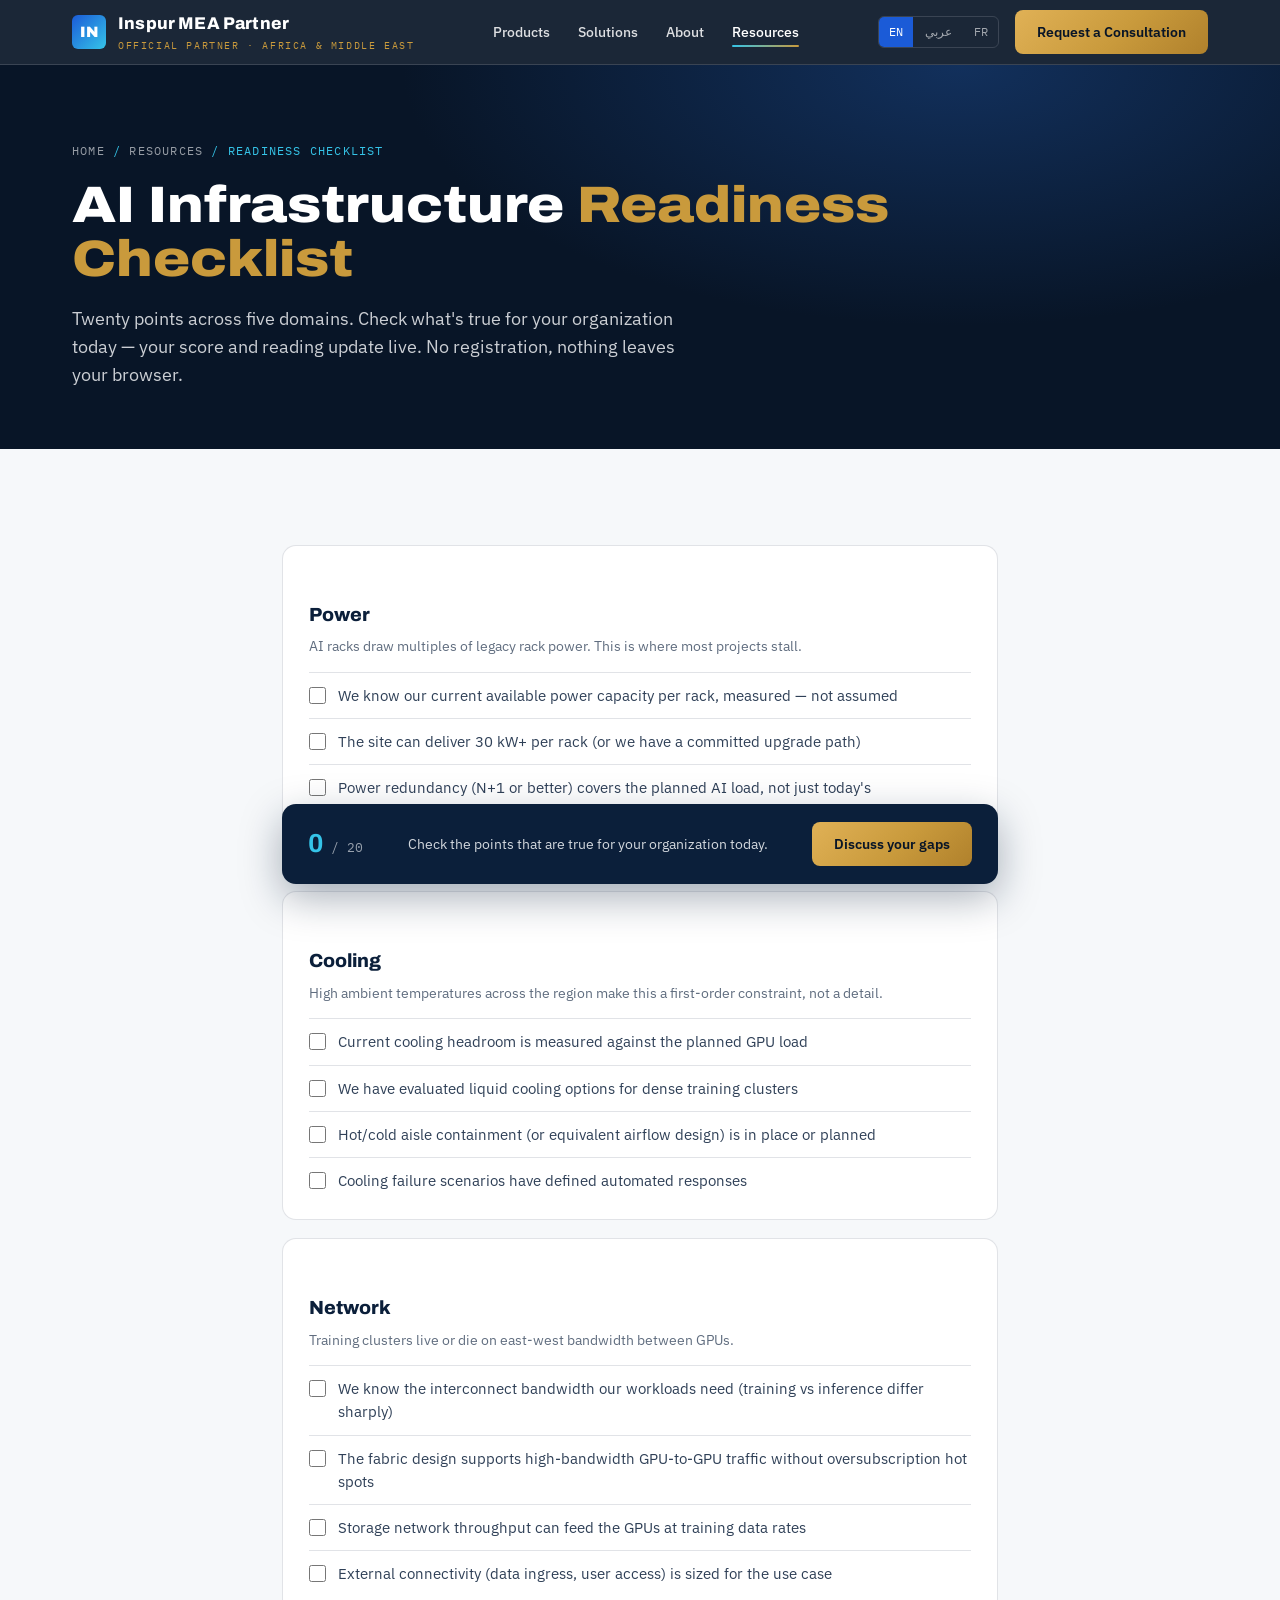
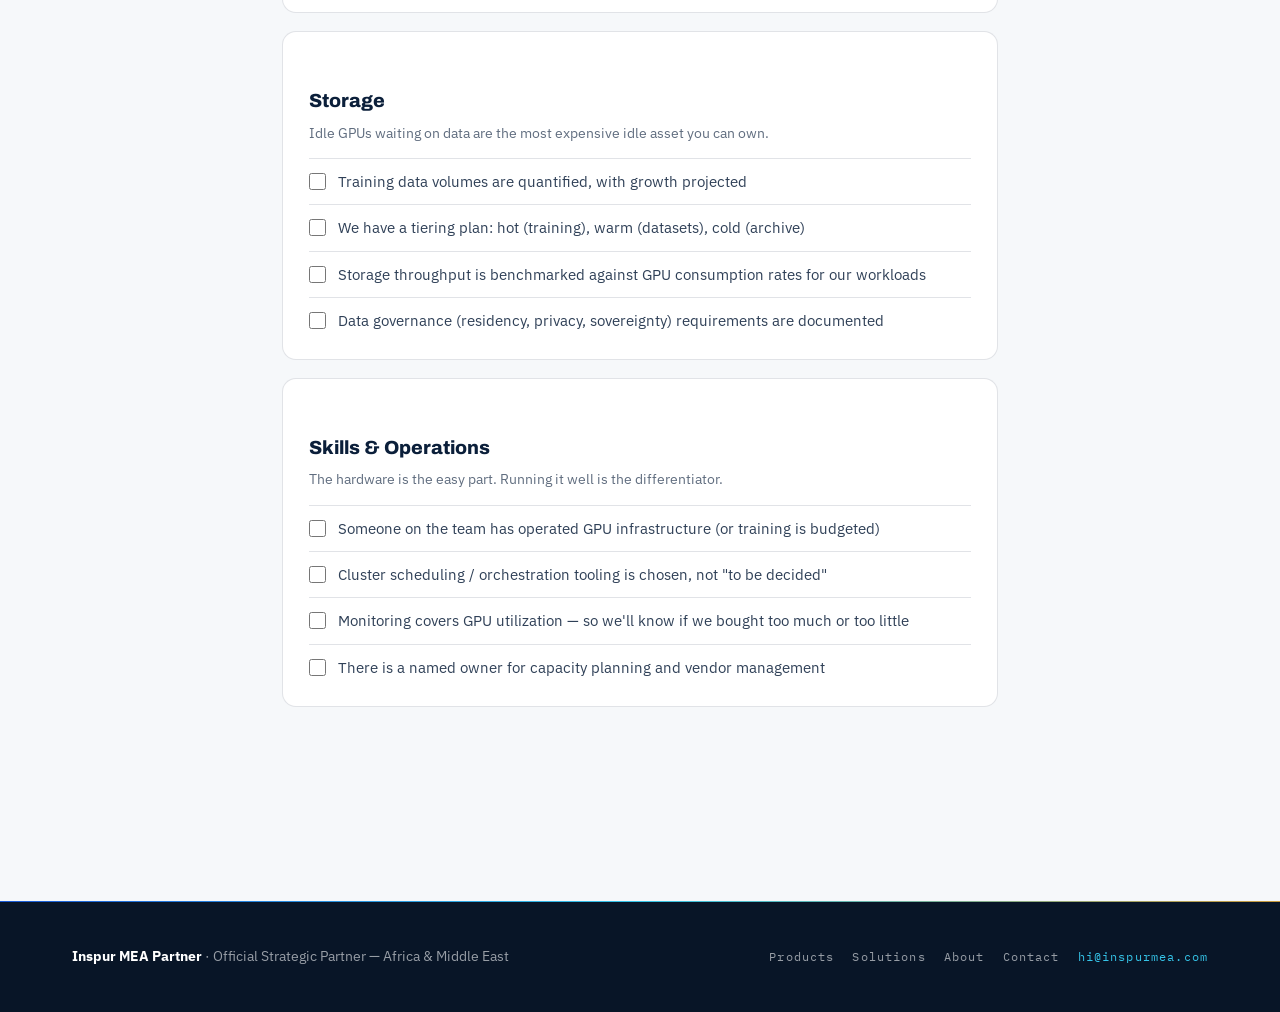
<file: checklist.html>
<!DOCTYPE html>
<html lang="en">
<head>
<meta charset="UTF-8">
<meta name="viewport" content="width=device-width, initial-scale=1.0">
<title>AI Infrastructure Readiness Checklist — Inspur MEA Partner</title>
<meta name="description" content="Interactive 20-point AI infrastructure readiness self-assessment across power, cooling, network, storage and skills — know where you stand before you buy a single GPU.">
<link rel="canonical" href="https://inspurmea.com/checklist">
<meta name="theme-color" content="#081527">
<meta property="og:site_name" content="Inspur MEA Partner">
<meta property="og:title" content="AI Infrastructure Readiness Checklist">
<meta property="og:description" content="Score your organization on 20 points across power, cooling, network, storage and skills.">
<meta property="og:type" content="website">
<meta property="og:url" content="https://inspurmea.com/checklist">
<meta property="og:image" content="https://inspurmea.com/og.png">
<meta name="twitter:card" content="summary_large_image">
<meta name="twitter:image" content="https://inspurmea.com/og.png">
<link rel="icon" href="data:image/svg+xml,%3Csvg xmlns='http://www.w3.org/2000/svg' viewBox='0 0 64 64'%3E%3Cdefs%3E%3ClinearGradient id='g' x1='0' y1='0' x2='1' y2='1'%3E%3Cstop offset='0' stop-color='%231B5BD7'/%3E%3Cstop offset='1' stop-color='%2335C4E8'/%3E%3C/linearGradient%3E%3C/defs%3E%3Crect width='64' height='64' rx='14' fill='url(%23g)'/%3E%3Ctext x='32' y='43' font-family='Arial,sans-serif' font-weight='800' font-size='26' fill='white' text-anchor='middle'%3EIN%3C/text%3E%3C/svg%3E">
<link rel="preconnect" href="https://fonts.googleapis.com">
<link href="https://fonts.googleapis.com/css2?family=IBM+Plex+Sans:wght@400;500;600&family=IBM+Plex+Sans+Arabic:wght@500;700&family=IBM+Plex+Mono:wght@400;500&family=Archivo:wdth,wght@62..125,500..900&display=swap" rel="stylesheet">
<link rel="stylesheet" href="/styles.css">
<script>document.documentElement.classList.add('js')</script>
</head>
<body>

<header>
  <div class="wrap nav">
    <div class="brand">
      <a href="/" style="display:flex;align-items:center;gap:12px"><div class="brand-mark">IN</div>
      <div><b>Inspur MEA Partner</b><span>Official Partner · Africa &amp; Middle East</span></div></a>
    </div>
    <nav class="nav-links">
      <a href="/products">Products</a>
      <a href="/solutions">Solutions</a>
      <a href="/about">About</a>
      <a href="/resources" class="active">Resources</a>
    </nav>
    <div class="nav-right">
      <div class="lang"><a class="on" href="#">EN</a><a href="#">عربي</a><a href="#">FR</a></div>
      <a class="btn btn-gold" href="/contact">Request a Consultation</a>
    </div>
  </div>
</header>

<div class="page-hero">
  <div class="wrap">
    <span class="crumb"><a href="/">Home</a> / <a href="/resources">Resources</a> / Readiness Checklist</span>
    <h1>AI Infrastructure <span class="gw">Readiness Checklist</span></h1>
    <p>Twenty points across five domains. Check what's true for your organization today — your score and reading update live. No registration, nothing leaves your browser.</p>
  </div>
</div>

<section>
  <div class="wrap article">

    <div class="check-group rv">
      <h3>Power</h3>
      <p class="d">AI racks draw multiples of legacy rack power. This is where most projects stall.</p>
      <label class="check"><input type="checkbox"> We know our current available power capacity per rack, measured — not assumed</label>
      <label class="check"><input type="checkbox"> The site can deliver 30&nbsp;kW+ per rack (or we have a committed upgrade path)</label>
      <label class="check"><input type="checkbox"> Power redundancy (N+1 or better) covers the planned AI load, not just today's</label>
      <label class="check"><input type="checkbox"> We have engaged the utility / facility owner about incremental supply and timelines</label>
    </div>

    <div class="check-group rv">
      <h3>Cooling</h3>
      <p class="d">High ambient temperatures across the region make this a first-order constraint, not a detail.</p>
      <label class="check"><input type="checkbox"> Current cooling headroom is measured against the planned GPU load</label>
      <label class="check"><input type="checkbox"> We have evaluated liquid cooling options for dense training clusters</label>
      <label class="check"><input type="checkbox"> Hot/cold aisle containment (or equivalent airflow design) is in place or planned</label>
      <label class="check"><input type="checkbox"> Cooling failure scenarios have defined automated responses</label>
    </div>

    <div class="check-group rv">
      <h3>Network</h3>
      <p class="d">Training clusters live or die on east-west bandwidth between GPUs.</p>
      <label class="check"><input type="checkbox"> We know the interconnect bandwidth our workloads need (training vs inference differ sharply)</label>
      <label class="check"><input type="checkbox"> The fabric design supports high-bandwidth GPU-to-GPU traffic without oversubscription hot spots</label>
      <label class="check"><input type="checkbox"> Storage network throughput can feed the GPUs at training data rates</label>
      <label class="check"><input type="checkbox"> External connectivity (data ingress, user access) is sized for the use case</label>
    </div>

    <div class="check-group rv">
      <h3>Storage</h3>
      <p class="d">Idle GPUs waiting on data are the most expensive idle asset you can own.</p>
      <label class="check"><input type="checkbox"> Training data volumes are quantified, with growth projected</label>
      <label class="check"><input type="checkbox"> We have a tiering plan: hot (training), warm (datasets), cold (archive)</label>
      <label class="check"><input type="checkbox"> Storage throughput is benchmarked against GPU consumption rates for our workloads</label>
      <label class="check"><input type="checkbox"> Data governance (residency, privacy, sovereignty) requirements are documented</label>
    </div>

    <div class="check-group rv">
      <h3>Skills &amp; Operations</h3>
      <p class="d">The hardware is the easy part. Running it well is the differentiator.</p>
      <label class="check"><input type="checkbox"> Someone on the team has operated GPU infrastructure (or training is budgeted)</label>
      <label class="check"><input type="checkbox"> Cluster scheduling / orchestration tooling is chosen, not "to be decided"</label>
      <label class="check"><input type="checkbox"> Monitoring covers GPU utilization — so we'll know if we bought too much or too little</label>
      <label class="check"><input type="checkbox"> There is a named owner for capacity planning and vendor management</label>
    </div>

    <div class="scorebar rv">
      <div><b id="score">0</b><span style="font-family:var(--mono);font-size:13px;color:rgba(246,248,250,.6)"> / 20</span></div>
      <div class="verdict" id="verdict">Check the points that are true for your organization today.</div>
      <a class="btn btn-gold" href="/contact" style="white-space:nowrap">Discuss your gaps</a>
    </div>

  </div>
</section>

<footer>
  <div class="wrap foot">
    <div><b style="color:#fff">Inspur MEA Partner</b> · Official Strategic Partner — Africa &amp; Middle East</div>
    <div class="foot-links mono">
      <a href="/products">Products</a><a href="/solutions">Solutions</a><a href="/about">About</a><a href="/contact">Contact</a>
      <a href="mailto:hi@inspurmea.com" style="color:#35C4E8">hi@inspurmea.com</a>
    </div>
  </div>
</footer>

<script>
const io=new IntersectionObserver(es=>es.forEach(e=>{if(e.isIntersecting){e.target.classList.add('in');io.unobserve(e.target)}}),{threshold:.15});
document.querySelectorAll('.rv').forEach(el=>io.observe(el));
const boxes=[...document.querySelectorAll('.check input')];
const scoreEl=document.getElementById('score'),verdictEl=document.getElementById('verdict');
const verdicts=[[16,'Ready. Your foundations can absorb serious AI capacity — the conversation now is configuration and price.'],[11,'Nearly there. Close the unchecked gaps in parallel with procurement — none of them should surprise you post-delivery.'],[6,'Foundation first. Buy after the power, cooling and data answers exist — or buy smaller and grow with them.'],[0,'Start with an assessment, not a purchase. The unchecked boxes above are your real project plan.']];
function update(){
  const n=boxes.filter(b=>b.checked).length;
  scoreEl.textContent=n;
  verdictEl.textContent=n===0?'Check the points that are true for your organization today.':verdicts.find(v=>n>=v[0])[1];
}
boxes.forEach(b=>b.addEventListener('change',update));
</script>
</body>
</html>
</file>
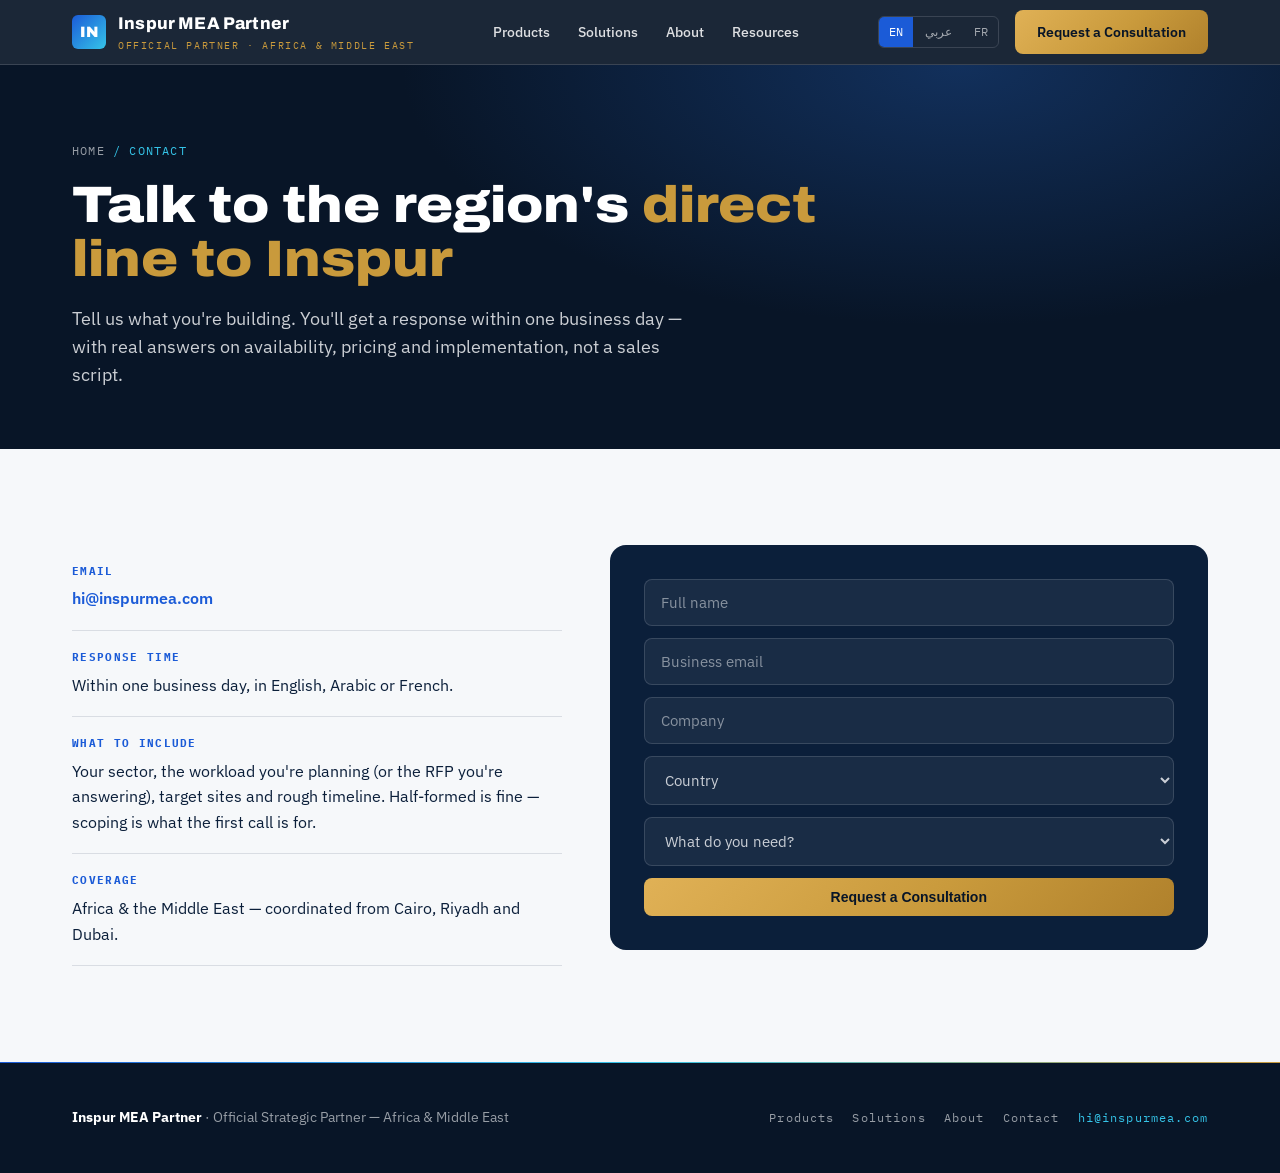
<file: contact.html>
<!DOCTYPE html>
<html lang="en">
<head>
<meta charset="UTF-8">
<meta name="viewport" content="width=device-width, initial-scale=1.0">
<title>Contact — Inspur MEA Partner | Request a Consultation</title>
<meta name="description" content="Request a consultation on Inspur servers, storage, AI infrastructure, cloud and ERP for Africa &amp; the Middle East. Real answers on availability, pricing and implementation within one business day.">
<link rel="canonical" href="https://inspurmea.com/contact">
<meta name="theme-color" content="#081527">
<meta property="og:site_name" content="Inspur MEA Partner">
<meta property="og:title" content="Contact — Inspur MEA Partner">
<meta property="og:description" content="Talk to the region's direct line to Inspur. Response within one business day.">
<meta property="og:type" content="website">
<meta property="og:url" content="https://inspurmea.com/contact">
<meta property="og:image" content="https://inspurmea.com/og.png">
<meta name="twitter:card" content="summary_large_image">
<meta name="twitter:image" content="https://inspurmea.com/og.png">
<link rel="icon" href="data:image/svg+xml,%3Csvg xmlns='http://www.w3.org/2000/svg' viewBox='0 0 64 64'%3E%3Cdefs%3E%3ClinearGradient id='g' x1='0' y1='0' x2='1' y2='1'%3E%3Cstop offset='0' stop-color='%231B5BD7'/%3E%3Cstop offset='1' stop-color='%2335C4E8'/%3E%3C/linearGradient%3E%3C/defs%3E%3Crect width='64' height='64' rx='14' fill='url(%23g)'/%3E%3Ctext x='32' y='43' font-family='Arial,sans-serif' font-weight='800' font-size='26' fill='white' text-anchor='middle'%3EIN%3C/text%3E%3C/svg%3E">
<link rel="preconnect" href="https://fonts.googleapis.com">
<link href="https://fonts.googleapis.com/css2?family=IBM+Plex+Sans:wght@400;500;600&family=IBM+Plex+Sans+Arabic:wght@500;700&family=IBM+Plex+Mono:wght@400;500&family=Archivo:wdth,wght@62..125,500..900&display=swap" rel="stylesheet">
<link rel="stylesheet" href="/styles.css">
<script>document.documentElement.classList.add('js')</script>
</head>
<body>

<header>
  <div class="wrap nav">
    <div class="brand">
      <a href="/" style="display:flex;align-items:center;gap:12px"><div class="brand-mark">IN</div>
      <div><b>Inspur MEA Partner</b><span>Official Partner · Africa &amp; Middle East</span></div></a>
    </div>
    <nav class="nav-links">
      <a href="/products">Products</a>
      <a href="/solutions">Solutions</a>
      <a href="/about">About</a>
      <a href="/#resources">Resources</a>
    </nav>
    <div class="nav-right">
      <div class="lang"><a class="on" href="#">EN</a><a href="#">عربي</a><a href="#">FR</a></div>
      <a class="btn btn-gold" href="/contact">Request a Consultation</a>
    </div>
  </div>
</header>

<div class="page-hero">
  <div class="wrap">
    <span class="crumb"><a href="/">Home</a> / Contact</span>
    <h1>Talk to the region's <span class="gw">direct line to Inspur</span></h1>
    <p>Tell us what you're building. You'll get a response within one business day — with real answers on availability, pricing and implementation, not a sales script.</p>
  </div>
</div>

<section>
  <div class="wrap contact-grid">
    <div class="contact-info rv">
      <div class="row"><b>Email</b><a href="mailto:hi@inspurmea.com">hi@inspurmea.com</a></div>
      <div class="row"><b>Response time</b><p>Within one business day, in English, Arabic or French.</p></div>
      <div class="row"><b>What to include</b><p>Your sector, the workload you're planning (or the RFP you're answering), target sites and rough timeline. Half-formed is fine — scoping is what the first call is for.</p></div>
      <div class="row"><b>Coverage</b><p>Africa &amp; the Middle East — coordinated from Cairo, Riyadh and Dubai.</p></div>
    </div>
    <form class="form-light rv" action="/api/lead" method="POST">
      <input type="text" name="_honey" style="display:none" tabindex="-1" autocomplete="off">
      <input type="hidden" name="resource" id="resource-field" value="">
      <input type="text" name="name" placeholder="Full name" aria-label="Full name" required>
      <input type="email" name="email" placeholder="Business email" aria-label="Business email" required>
      <input type="text" name="company" placeholder="Company" aria-label="Company">
      <select name="country" aria-label="Country"><option value="">Country</option><option>Egypt</option><option>Saudi Arabia</option><option>UAE</option><option>Morocco</option><option>Nigeria</option><option>Kenya</option><option>Other</option></select>
      <select name="need" aria-label="What do you need"><option value="">What do you need?</option><option>AI Infrastructure / GPU servers</option><option>Servers &amp; Storage</option><option>Cloud &amp; ERP</option><option>Smart City / Industrial</option><option>Not sure yet — advise me</option></select>
      <button class="btn btn-gold" type="submit">Request a Consultation</button>
    </form>
  </div>
</section>

<footer>
  <div class="wrap foot">
    <div><b style="color:#fff">Inspur MEA Partner</b> · Official Strategic Partner — Africa &amp; Middle East</div>
    <div class="foot-links mono">
      <a href="/products">Products</a><a href="/solutions">Solutions</a><a href="/about">About</a><a href="/contact">Contact</a>
      <a href="mailto:hi@inspurmea.com" style="color:#35C4E8">hi@inspurmea.com</a>
    </div>
  </div>
</footer>

<script>
const io=new IntersectionObserver(es=>es.forEach(e=>{if(e.isIntersecting){e.target.classList.add('in');io.unobserve(e.target)}}),{threshold:.15});
document.querySelectorAll('.rv').forEach(el=>io.observe(el));
</script>
</body>
</html>
</file>
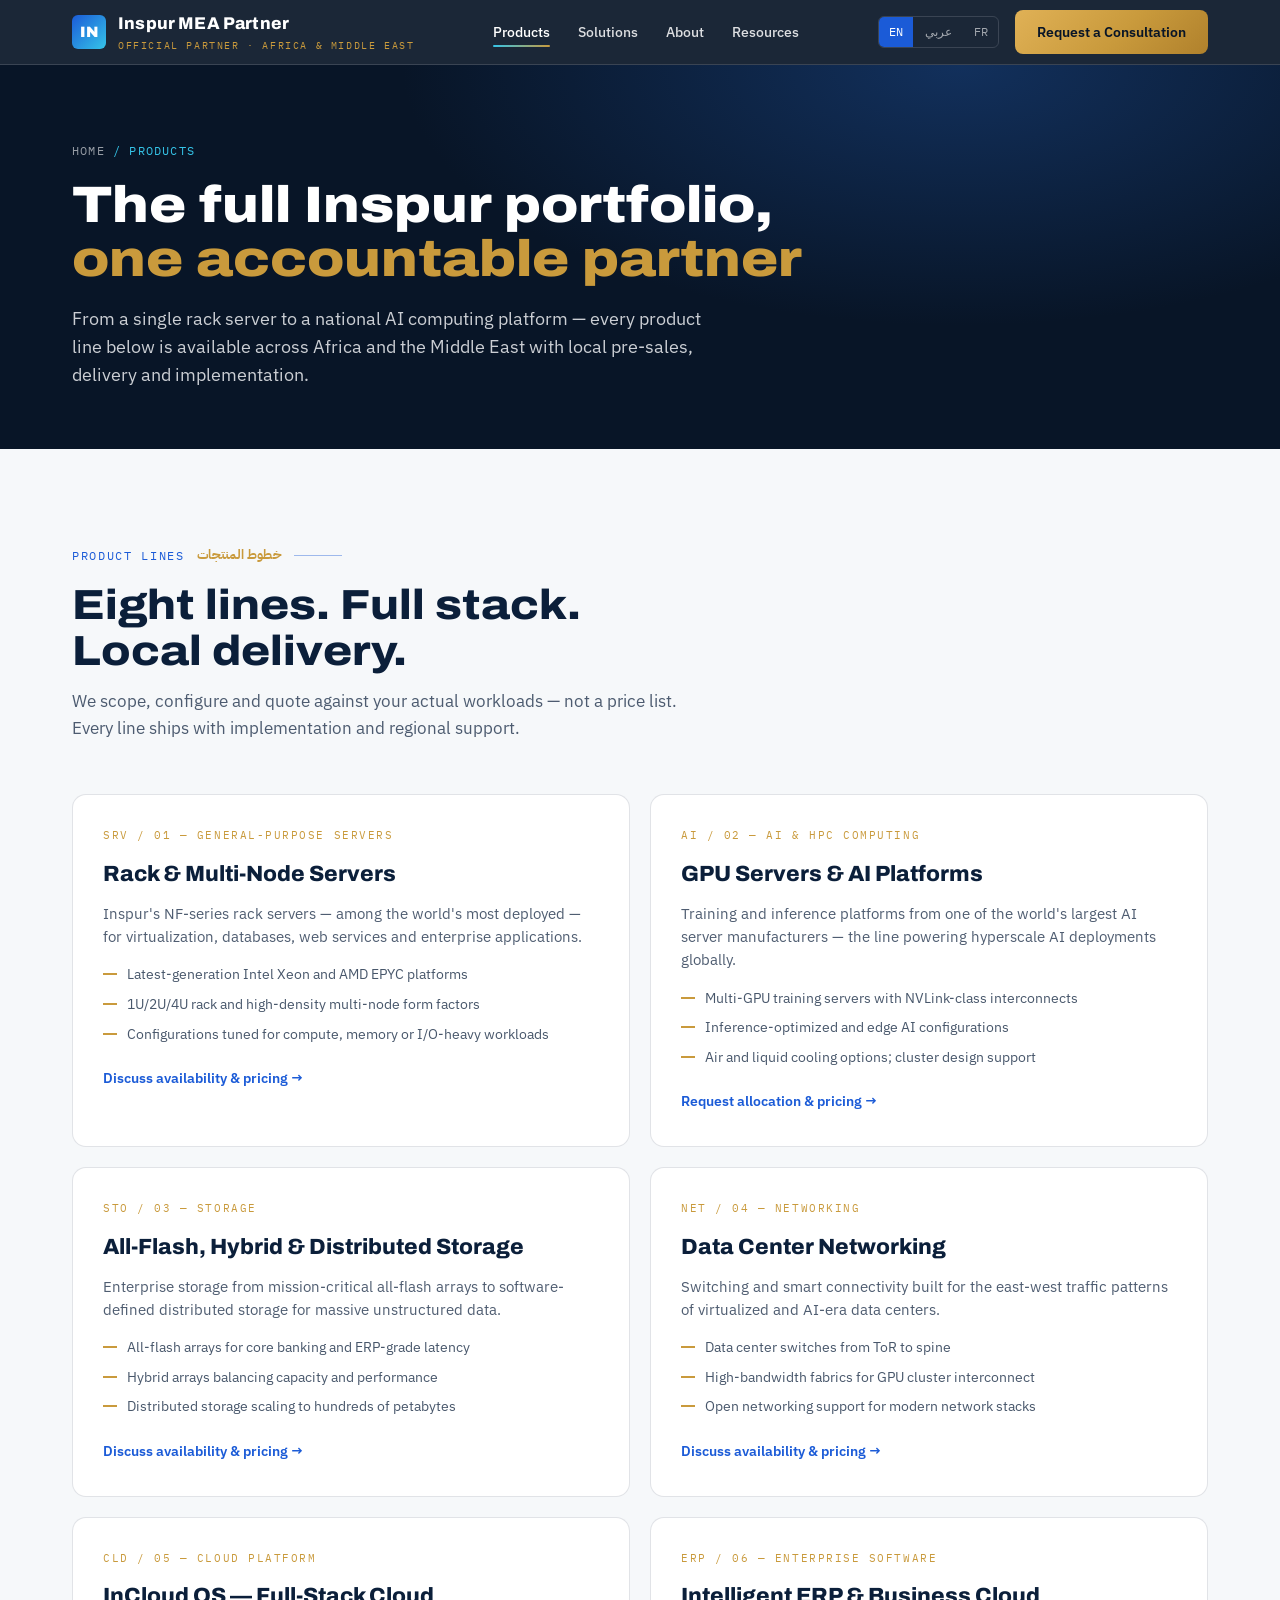
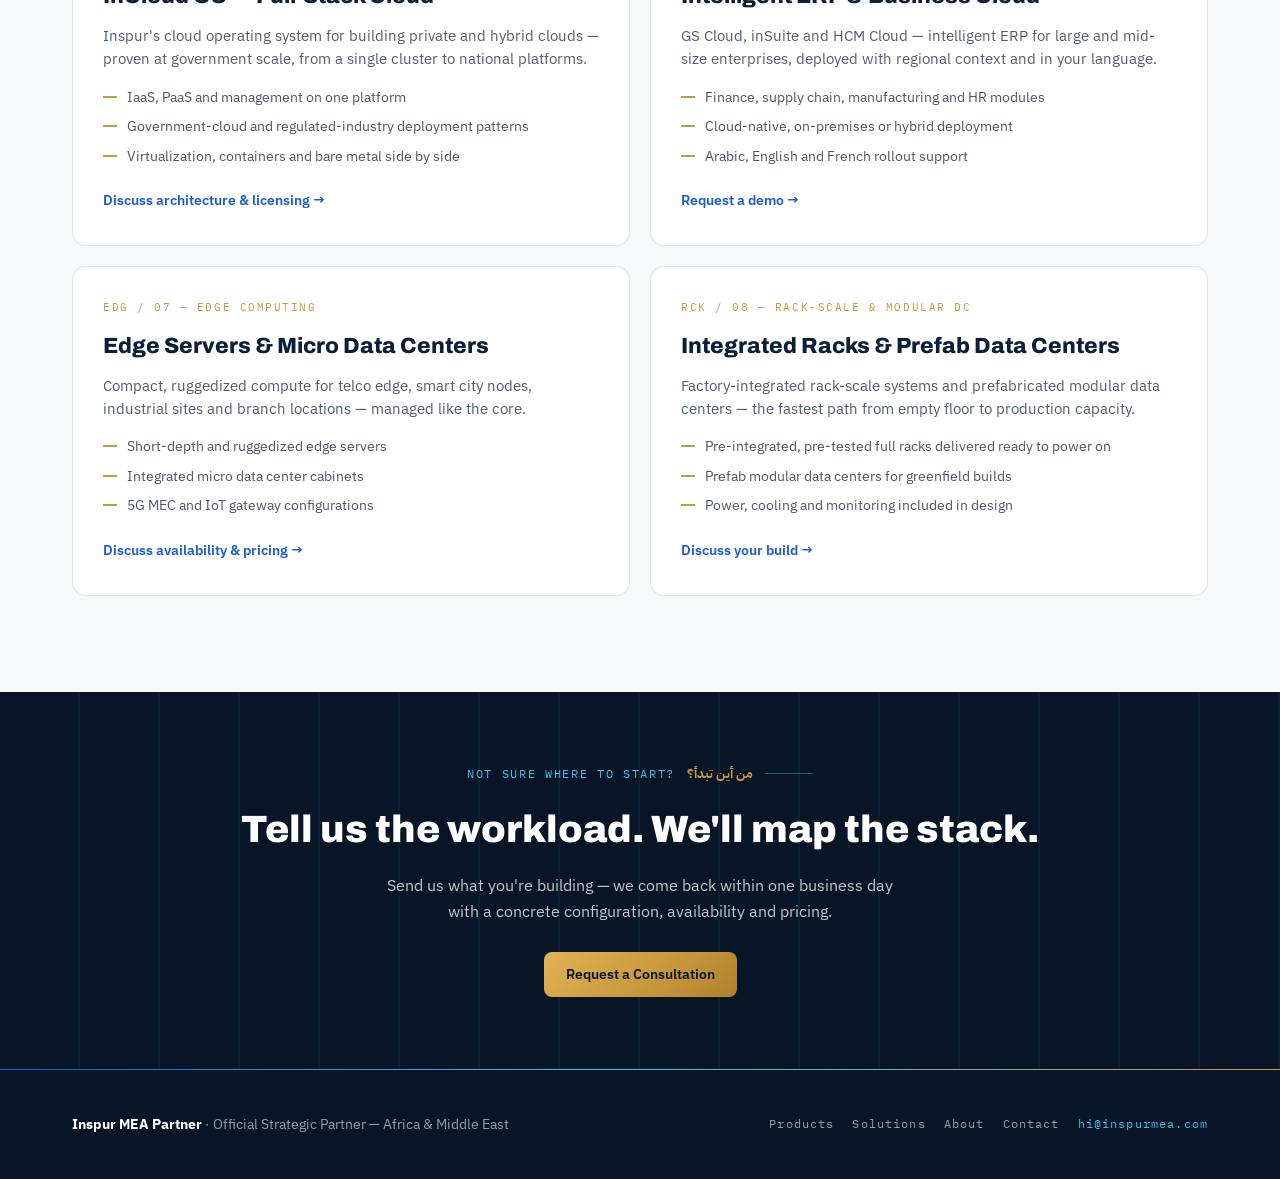
<file: products.html>
<!DOCTYPE html>
<html lang="en">
<head>
<meta charset="UTF-8">
<meta name="viewport" content="width=device-width, initial-scale=1.0">
<title>Products — Inspur MEA Partner | Servers, Storage, AI, Cloud &amp; ERP</title>
<meta name="description" content="The full Inspur portfolio available across Africa &amp; the Middle East: general-purpose and AI servers, all-flash and distributed storage, networking, InCloud OS, intelligent ERP and edge computing.">
<link rel="canonical" href="https://inspurmea.com/products">
<meta name="theme-color" content="#081527">
<meta property="og:site_name" content="Inspur MEA Partner">
<meta property="og:title" content="Inspur Product Portfolio — Available Across MEA">
<meta property="og:description" content="Servers, AI computing, storage, networking, cloud OS, intelligent ERP and edge — delivered and implemented locally.">
<meta property="og:type" content="website">
<meta property="og:url" content="https://inspurmea.com/products">
<meta property="og:image" content="https://inspurmea.com/og.png">
<meta name="twitter:card" content="summary_large_image">
<meta name="twitter:image" content="https://inspurmea.com/og.png">
<link rel="icon" href="data:image/svg+xml,%3Csvg xmlns='http://www.w3.org/2000/svg' viewBox='0 0 64 64'%3E%3Cdefs%3E%3ClinearGradient id='g' x1='0' y1='0' x2='1' y2='1'%3E%3Cstop offset='0' stop-color='%231B5BD7'/%3E%3Cstop offset='1' stop-color='%2335C4E8'/%3E%3C/linearGradient%3E%3C/defs%3E%3Crect width='64' height='64' rx='14' fill='url(%23g)'/%3E%3Ctext x='32' y='43' font-family='Arial,sans-serif' font-weight='800' font-size='26' fill='white' text-anchor='middle'%3EIN%3C/text%3E%3C/svg%3E">
<link rel="preconnect" href="https://fonts.googleapis.com">
<link href="https://fonts.googleapis.com/css2?family=IBM+Plex+Sans:wght@400;500;600&family=IBM+Plex+Sans+Arabic:wght@500;700&family=IBM+Plex+Mono:wght@400;500&family=Archivo:wdth,wght@62..125,500..900&display=swap" rel="stylesheet">
<link rel="stylesheet" href="/styles.css">
<script>document.documentElement.classList.add('js')</script>
</head>
<body>

<header>
  <div class="wrap nav">
    <div class="brand">
      <a href="/" style="display:flex;align-items:center;gap:12px"><div class="brand-mark">IN</div>
      <div><b>Inspur MEA Partner</b><span>Official Partner · Africa &amp; Middle East</span></div></a>
    </div>
    <nav class="nav-links">
      <a href="/products" class="active">Products</a>
      <a href="/solutions">Solutions</a>
      <a href="/about">About</a>
      <a href="/resources">Resources</a>
    </nav>
    <div class="nav-right">
      <div class="lang"><a class="on" href="#">EN</a><a href="#">عربي</a><a href="#">FR</a></div>
      <a class="btn btn-gold" href="/contact">Request a Consultation</a>
    </div>
  </div>
</header>

<div class="page-hero">
  <div class="wrap">
    <span class="crumb"><a href="/">Home</a> / Products</span>
    <h1>The full Inspur portfolio, <span class="gw">one accountable partner</span></h1>
    <p>From a single rack server to a national AI computing platform — every product line below is available across Africa and the Middle East with local pre-sales, delivery and implementation.</p>
  </div>
</div>

<section>
  <div class="wrap">
    <div class="sec-head rv">
      <div class="eyebrow">Product Lines <span class="ar">خطوط المنتجات</span></div>
      <h2>Eight lines. Full stack. Local delivery.</h2>
      <p>We scope, configure and quote against your actual workloads — not a price list. Every line ships with implementation and regional support.</p>
    </div>
    <div class="prod-grid">
      <div class="prod rv">
        <span class="ic">SRV / 01 — General-Purpose Servers</span>
        <h3>Rack &amp; Multi-Node Servers</h3>
        <p>Inspur's NF-series rack servers — among the world's most deployed — for virtualization, databases, web services and enterprise applications.</p>
        <ul>
          <li>Latest-generation Intel Xeon and AMD EPYC platforms</li>
          <li>1U/2U/4U rack and high-density multi-node form factors</li>
          <li>Configurations tuned for compute, memory or I/O-heavy workloads</li>
        </ul>
        <a class="go" href="/contact">Discuss availability &amp; pricing →</a>
      </div>
      <div class="prod rv">
        <span class="ic">AI / 02 — AI &amp; HPC Computing</span>
        <h3>GPU Servers &amp; AI Platforms</h3>
        <p>Training and inference platforms from one of the world's largest AI server manufacturers — the line powering hyperscale AI deployments globally.</p>
        <ul>
          <li>Multi-GPU training servers with NVLink-class interconnects</li>
          <li>Inference-optimized and edge AI configurations</li>
          <li>Air and liquid cooling options; cluster design support</li>
        </ul>
        <a class="go" href="/contact">Request allocation &amp; pricing →</a>
      </div>
      <div class="prod rv">
        <span class="ic">STO / 03 — Storage</span>
        <h3>All-Flash, Hybrid &amp; Distributed Storage</h3>
        <p>Enterprise storage from mission-critical all-flash arrays to software-defined distributed storage for massive unstructured data.</p>
        <ul>
          <li>All-flash arrays for core banking and ERP-grade latency</li>
          <li>Hybrid arrays balancing capacity and performance</li>
          <li>Distributed storage scaling to hundreds of petabytes</li>
        </ul>
        <a class="go" href="/contact">Discuss availability &amp; pricing →</a>
      </div>
      <div class="prod rv">
        <span class="ic">NET / 04 — Networking</span>
        <h3>Data Center Networking</h3>
        <p>Switching and smart connectivity built for the east-west traffic patterns of virtualized and AI-era data centers.</p>
        <ul>
          <li>Data center switches from ToR to spine</li>
          <li>High-bandwidth fabrics for GPU cluster interconnect</li>
          <li>Open networking support for modern network stacks</li>
        </ul>
        <a class="go" href="/contact">Discuss availability &amp; pricing →</a>
      </div>
      <div class="prod rv">
        <span class="ic">CLD / 05 — Cloud Platform</span>
        <h3>InCloud OS — Full-Stack Cloud</h3>
        <p>Inspur's cloud operating system for building private and hybrid clouds — proven at government scale, from a single cluster to national platforms.</p>
        <ul>
          <li>IaaS, PaaS and management on one platform</li>
          <li>Government-cloud and regulated-industry deployment patterns</li>
          <li>Virtualization, containers and bare metal side by side</li>
        </ul>
        <a class="go" href="/contact">Discuss architecture &amp; licensing →</a>
      </div>
      <div class="prod rv">
        <span class="ic">ERP / 06 — Enterprise Software</span>
        <h3>Intelligent ERP &amp; Business Cloud</h3>
        <p>GS Cloud, inSuite and HCM Cloud — intelligent ERP for large and mid-size enterprises, deployed with regional context and in your language.</p>
        <ul>
          <li>Finance, supply chain, manufacturing and HR modules</li>
          <li>Cloud-native, on-premises or hybrid deployment</li>
          <li>Arabic, English and French rollout support</li>
        </ul>
        <a class="go" href="/contact">Request a demo →</a>
      </div>
      <div class="prod rv">
        <span class="ic">EDG / 07 — Edge Computing</span>
        <h3>Edge Servers &amp; Micro Data Centers</h3>
        <p>Compact, ruggedized compute for telco edge, smart city nodes, industrial sites and branch locations — managed like the core.</p>
        <ul>
          <li>Short-depth and ruggedized edge servers</li>
          <li>Integrated micro data center cabinets</li>
          <li>5G MEC and IoT gateway configurations</li>
        </ul>
        <a class="go" href="/contact">Discuss availability &amp; pricing →</a>
      </div>
      <div class="prod rv">
        <span class="ic">RCK / 08 — Rack-Scale &amp; Modular DC</span>
        <h3>Integrated Racks &amp; Prefab Data Centers</h3>
        <p>Factory-integrated rack-scale systems and prefabricated modular data centers — the fastest path from empty floor to production capacity.</p>
        <ul>
          <li>Pre-integrated, pre-tested full racks delivered ready to power on</li>
          <li>Prefab modular data centers for greenfield builds</li>
          <li>Power, cooling and monitoring included in design</li>
        </ul>
        <a class="go" href="/contact">Discuss your build →</a>
      </div>
    </div>
  </div>
</section>

<section class="rack dark" style="padding:72px 0">
  <div class="wrap" style="text-align:center;position:relative">
    <div class="eyebrow" style="justify-content:center">Not sure where to start? <span class="ar">من أين تبدأ؟</span></div>
    <h2 style="font-family:var(--display);font-weight:850;font-size:clamp(26px,3vw,38px);margin:16px 0 12px">Tell us the workload. We'll map the stack.</h2>
    <p style="color:rgba(246,248,250,.78);max-width:520px;margin:0 auto 28px">Send us what you're building — we come back within one business day with a concrete configuration, availability and pricing.</p>
    <a class="btn btn-gold" href="/contact">Request a Consultation</a>
  </div>
</section>

<footer>
  <div class="wrap foot">
    <div><b style="color:#fff">Inspur MEA Partner</b> · Official Strategic Partner — Africa &amp; Middle East</div>
    <div class="foot-links mono">
      <a href="/products">Products</a><a href="/solutions">Solutions</a><a href="/about">About</a><a href="/contact">Contact</a>
      <a href="mailto:hi@inspurmea.com" style="color:#35C4E8">hi@inspurmea.com</a>
    </div>
  </div>
</footer>

<script>
const io=new IntersectionObserver(es=>es.forEach(e=>{if(e.isIntersecting){e.target.classList.add('in');io.unobserve(e.target)}}),{threshold:.15});
document.querySelectorAll('.rv').forEach(el=>io.observe(el));
</script>
</body>
</html>
</file>
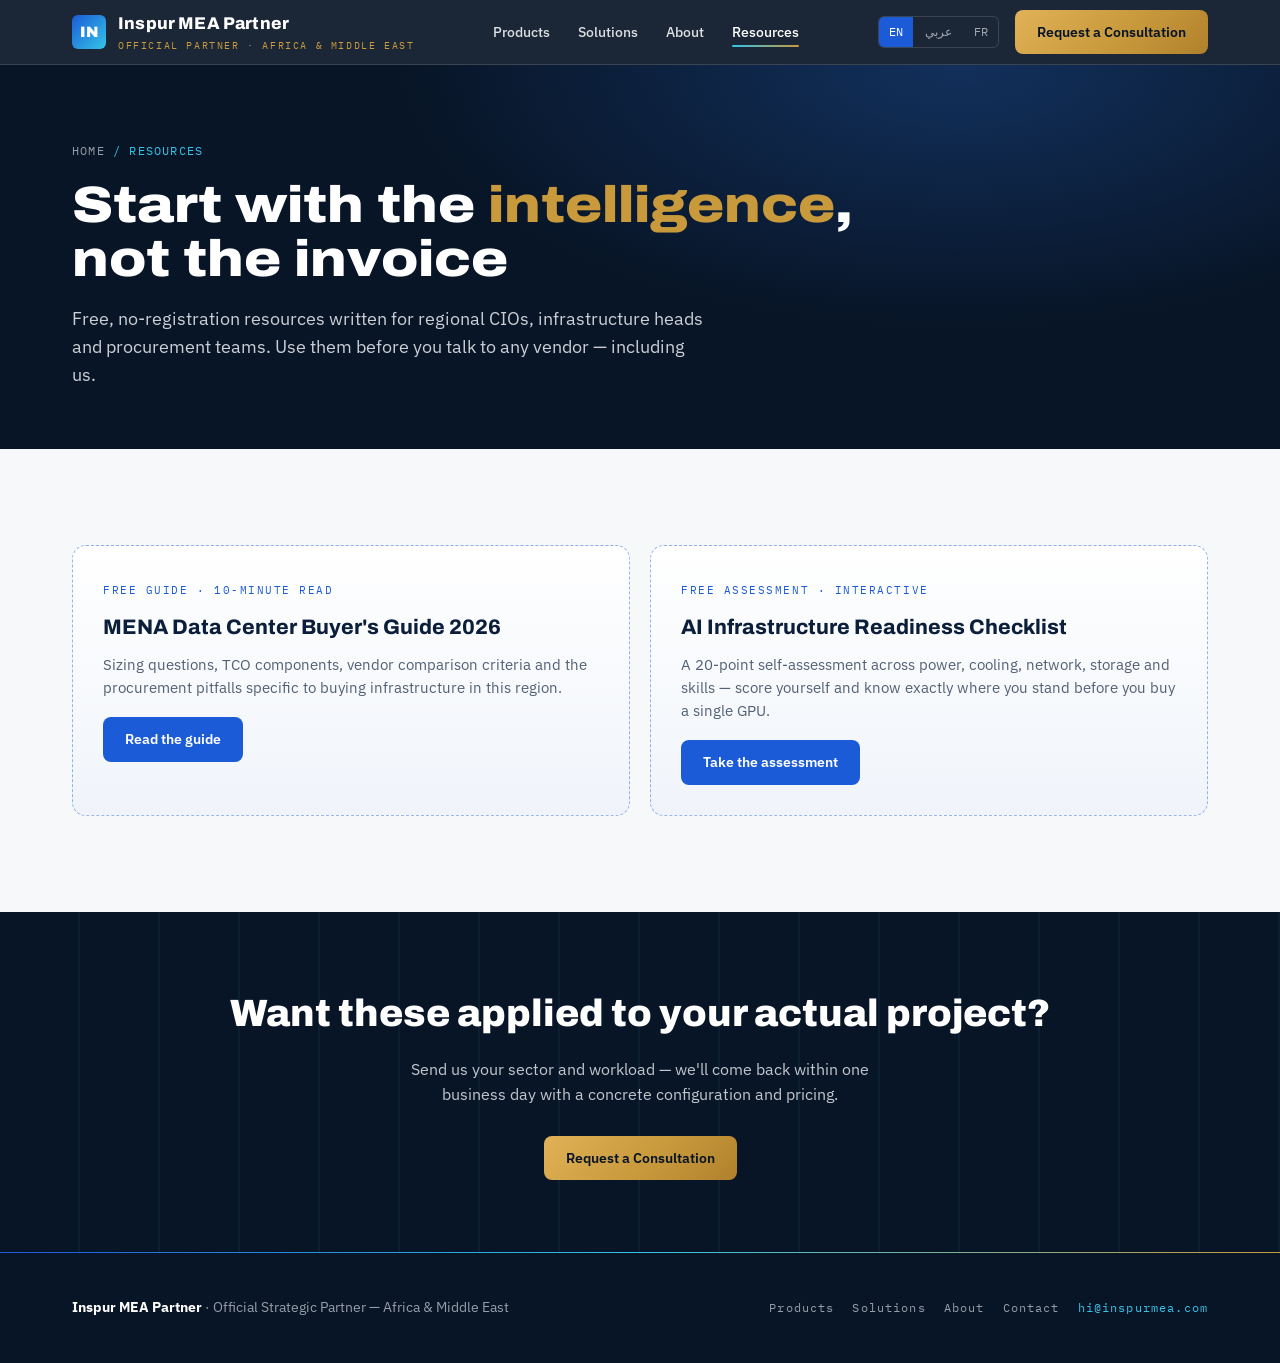
<file: resources.html>
<!DOCTYPE html>
<html lang="en">
<head>
<meta charset="UTF-8">
<meta name="viewport" content="width=device-width, initial-scale=1.0">
<title>Resources — Inspur MEA Partner | Guides &amp; Assessments</title>
<meta name="description" content="Free resources for MEA infrastructure buyers: the MENA Data Center Buyer's Guide 2026 and the AI Infrastructure Readiness Checklist.">
<link rel="canonical" href="https://inspurmea.com/resources">
<meta name="theme-color" content="#081527">
<meta property="og:site_name" content="Inspur MEA Partner">
<meta property="og:title" content="Resources — Inspur MEA Partner">
<meta property="og:description" content="Start with the intelligence, not the invoice: buyer's guide and AI readiness assessment for regional CIOs.">
<meta property="og:type" content="website">
<meta property="og:url" content="https://inspurmea.com/resources">
<meta property="og:image" content="https://inspurmea.com/og.png">
<meta name="twitter:card" content="summary_large_image">
<meta name="twitter:image" content="https://inspurmea.com/og.png">
<link rel="icon" href="data:image/svg+xml,%3Csvg xmlns='http://www.w3.org/2000/svg' viewBox='0 0 64 64'%3E%3Cdefs%3E%3ClinearGradient id='g' x1='0' y1='0' x2='1' y2='1'%3E%3Cstop offset='0' stop-color='%231B5BD7'/%3E%3Cstop offset='1' stop-color='%2335C4E8'/%3E%3C/linearGradient%3E%3C/defs%3E%3Crect width='64' height='64' rx='14' fill='url(%23g)'/%3E%3Ctext x='32' y='43' font-family='Arial,sans-serif' font-weight='800' font-size='26' fill='white' text-anchor='middle'%3EIN%3C/text%3E%3C/svg%3E">
<link rel="preconnect" href="https://fonts.googleapis.com">
<link href="https://fonts.googleapis.com/css2?family=IBM+Plex+Sans:wght@400;500;600&family=IBM+Plex+Sans+Arabic:wght@500;700&family=IBM+Plex+Mono:wght@400;500&family=Archivo:wdth,wght@62..125,500..900&display=swap" rel="stylesheet">
<link rel="stylesheet" href="/styles.css">
<script>document.documentElement.classList.add('js')</script>
</head>
<body>

<header>
  <div class="wrap nav">
    <div class="brand">
      <a href="/" style="display:flex;align-items:center;gap:12px"><div class="brand-mark">IN</div>
      <div><b>Inspur MEA Partner</b><span>Official Partner · Africa &amp; Middle East</span></div></a>
    </div>
    <nav class="nav-links">
      <a href="/products">Products</a>
      <a href="/solutions">Solutions</a>
      <a href="/about">About</a>
      <a href="/resources" class="active">Resources</a>
    </nav>
    <div class="nav-right">
      <div class="lang"><a class="on" href="#">EN</a><a href="#">عربي</a><a href="#">FR</a></div>
      <a class="btn btn-gold" href="/contact">Request a Consultation</a>
    </div>
  </div>
</header>

<div class="page-hero">
  <div class="wrap">
    <span class="crumb"><a href="/">Home</a> / Resources</span>
    <h1>Start with the <span class="gw">intelligence</span>, not the invoice</h1>
    <p>Free, no-registration resources written for regional CIOs, infrastructure heads and procurement teams. Use them before you talk to any vendor — including us.</p>
  </div>
</div>

<section>
  <div class="wrap">
    <div class="res-grid">
      <div class="res rv">
        <span class="k">Free Guide · 10-minute read</span>
        <h3>MENA Data Center Buyer's Guide 2026</h3>
        <p>Sizing questions, TCO components, vendor comparison criteria and the procurement pitfalls specific to buying infrastructure in this region.</p>
        <a class="btn btn-wave" href="/buyers-guide">Read the guide</a>
      </div>
      <div class="res rv">
        <span class="k">Free Assessment · Interactive</span>
        <h3>AI Infrastructure Readiness Checklist</h3>
        <p>A 20-point self-assessment across power, cooling, network, storage and skills — score yourself and know exactly where you stand before you buy a single GPU.</p>
        <a class="btn btn-wave" href="/checklist">Take the assessment</a>
      </div>
    </div>
  </div>
</section>

<section class="rack dark" style="padding:72px 0">
  <div class="wrap" style="text-align:center;position:relative">
    <h2 style="font-family:var(--display);font-weight:850;font-size:clamp(26px,3vw,38px);margin:0 0 12px">Want these applied to your actual project?</h2>
    <p style="color:rgba(246,248,250,.78);max-width:520px;margin:0 auto 28px">Send us your sector and workload — we'll come back within one business day with a concrete configuration and pricing.</p>
    <a class="btn btn-gold" href="/contact">Request a Consultation</a>
  </div>
</section>

<footer>
  <div class="wrap foot">
    <div><b style="color:#fff">Inspur MEA Partner</b> · Official Strategic Partner — Africa &amp; Middle East</div>
    <div class="foot-links mono">
      <a href="/products">Products</a><a href="/solutions">Solutions</a><a href="/about">About</a><a href="/contact">Contact</a>
      <a href="mailto:hi@inspurmea.com" style="color:#35C4E8">hi@inspurmea.com</a>
    </div>
  </div>
</footer>

<script>
const io=new IntersectionObserver(es=>es.forEach(e=>{if(e.isIntersecting){e.target.classList.add('in');io.unobserve(e.target)}}),{threshold:.15});
document.querySelectorAll('.rv').forEach(el=>io.observe(el));
</script>
</body>
</html>
</file>
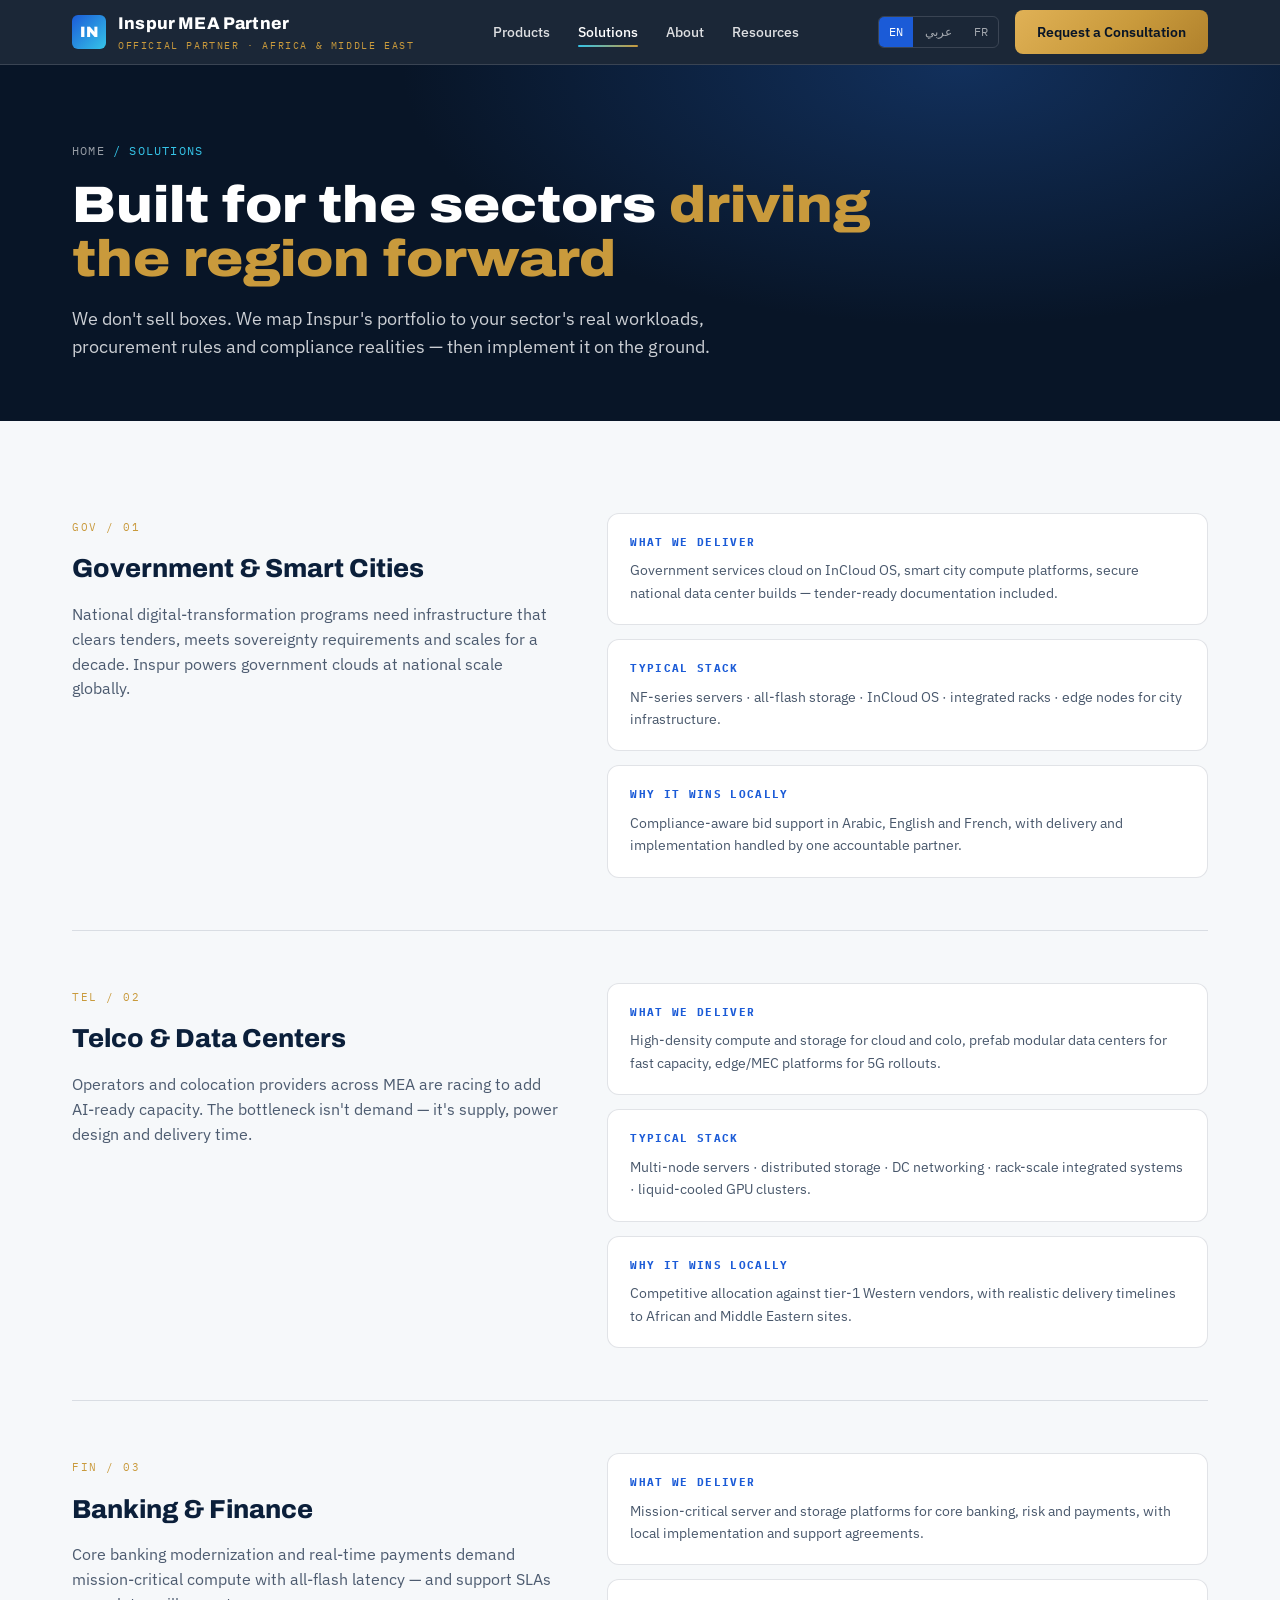
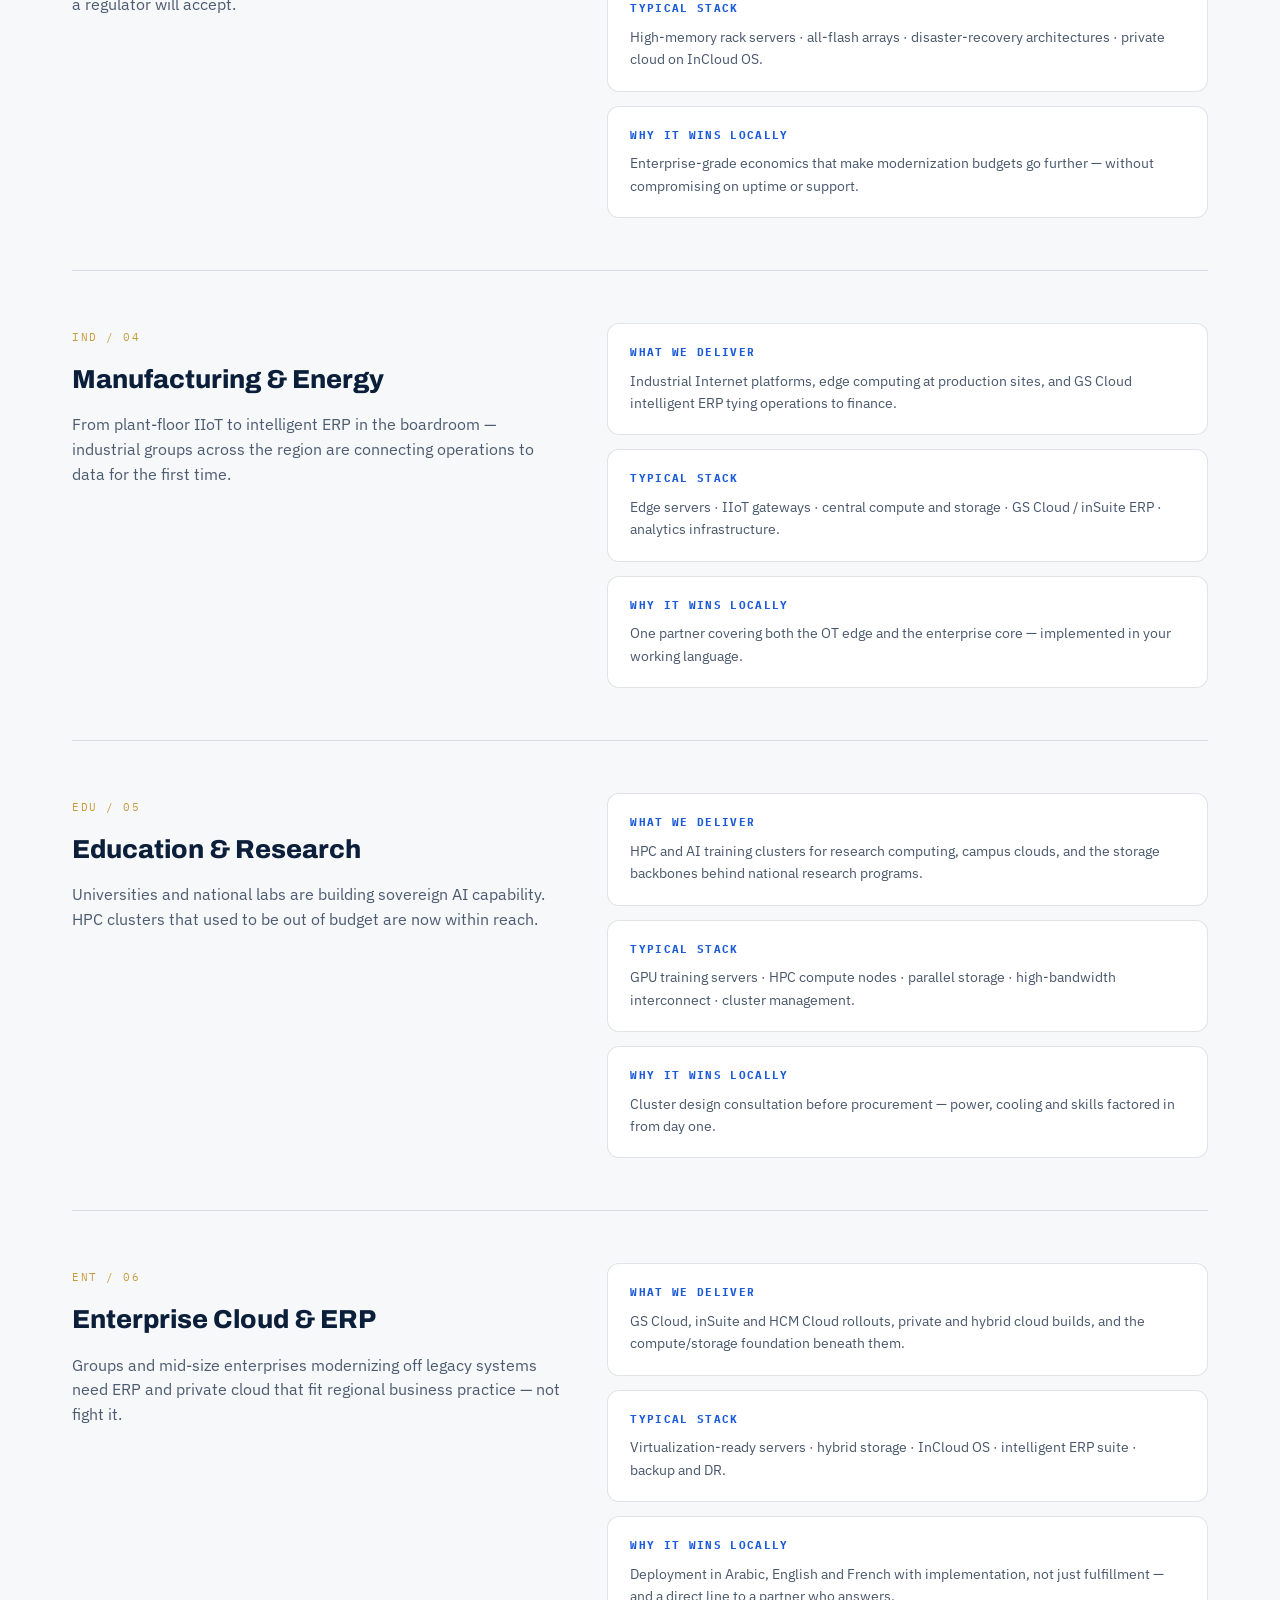
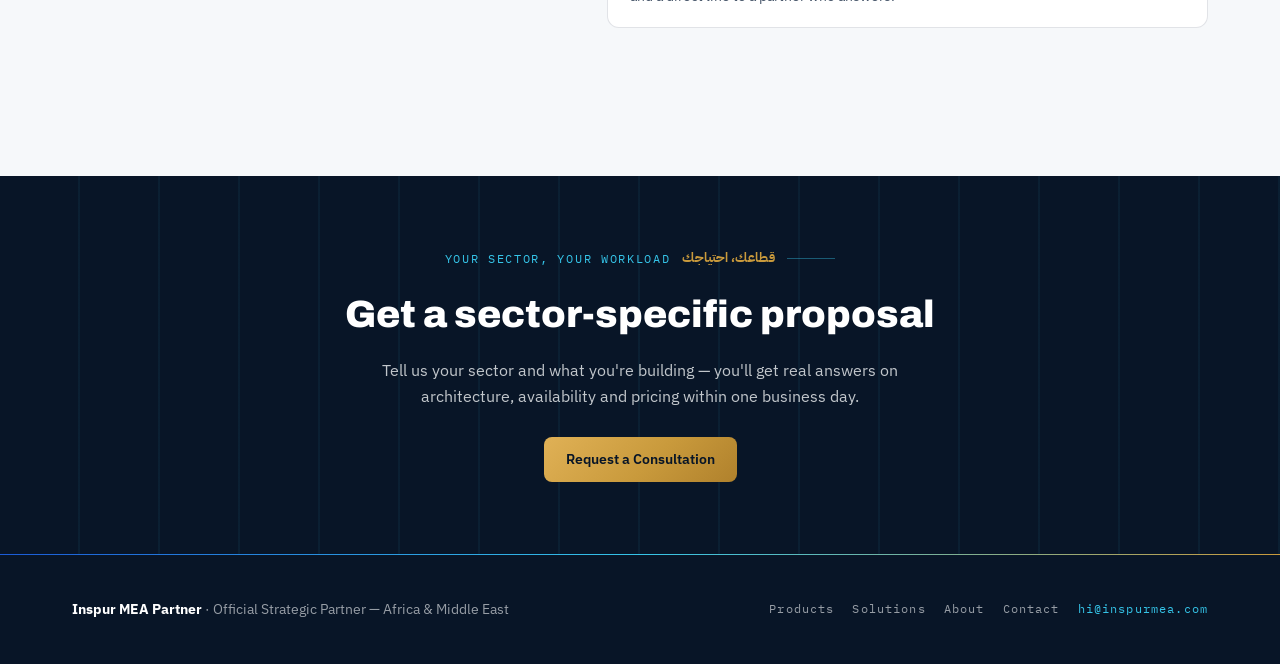
<file: solutions.html>
<!DOCTYPE html>
<html lang="en">
<head>
<meta charset="UTF-8">
<meta name="viewport" content="width=device-width, initial-scale=1.0">
<title>Solutions by Industry — Inspur MEA Partner</title>
<meta name="description" content="Inspur solutions mapped to MEA industries: government &amp; smart cities, telco &amp; data centers, banking, manufacturing &amp; energy, education &amp; research, enterprise cloud — implemented locally.">
<link rel="canonical" href="https://inspurmea.com/solutions">
<meta name="theme-color" content="#081527">
<meta property="og:site_name" content="Inspur MEA Partner">
<meta property="og:title" content="Solutions by Industry — Inspur MEA Partner">
<meta property="og:description" content="Government, telco, banking, industry, research and enterprise — Inspur's stack mapped to the sectors driving the region forward.">
<meta property="og:type" content="website">
<meta property="og:url" content="https://inspurmea.com/solutions">
<meta property="og:image" content="https://inspurmea.com/og.png">
<meta name="twitter:card" content="summary_large_image">
<meta name="twitter:image" content="https://inspurmea.com/og.png">
<link rel="icon" href="data:image/svg+xml,%3Csvg xmlns='http://www.w3.org/2000/svg' viewBox='0 0 64 64'%3E%3Cdefs%3E%3ClinearGradient id='g' x1='0' y1='0' x2='1' y2='1'%3E%3Cstop offset='0' stop-color='%231B5BD7'/%3E%3Cstop offset='1' stop-color='%2335C4E8'/%3E%3C/linearGradient%3E%3C/defs%3E%3Crect width='64' height='64' rx='14' fill='url(%23g)'/%3E%3Ctext x='32' y='43' font-family='Arial,sans-serif' font-weight='800' font-size='26' fill='white' text-anchor='middle'%3EIN%3C/text%3E%3C/svg%3E">
<link rel="preconnect" href="https://fonts.googleapis.com">
<link href="https://fonts.googleapis.com/css2?family=IBM+Plex+Sans:wght@400;500;600&family=IBM+Plex+Sans+Arabic:wght@500;700&family=IBM+Plex+Mono:wght@400;500&family=Archivo:wdth,wght@62..125,500..900&display=swap" rel="stylesheet">
<link rel="stylesheet" href="/styles.css">
<script>document.documentElement.classList.add('js')</script>
</head>
<body>

<header>
  <div class="wrap nav">
    <div class="brand">
      <a href="/" style="display:flex;align-items:center;gap:12px"><div class="brand-mark">IN</div>
      <div><b>Inspur MEA Partner</b><span>Official Partner · Africa &amp; Middle East</span></div></a>
    </div>
    <nav class="nav-links">
      <a href="/products">Products</a>
      <a href="/solutions" class="active">Solutions</a>
      <a href="/about">About</a>
      <a href="/resources">Resources</a>
    </nav>
    <div class="nav-right">
      <div class="lang"><a class="on" href="#">EN</a><a href="#">عربي</a><a href="#">FR</a></div>
      <a class="btn btn-gold" href="/contact">Request a Consultation</a>
    </div>
  </div>
</header>

<div class="page-hero">
  <div class="wrap">
    <span class="crumb"><a href="/">Home</a> / Solutions</span>
    <h1>Built for the sectors <span class="gw">driving the region forward</span></h1>
    <p>We don't sell boxes. We map Inspur's portfolio to your sector's real workloads, procurement rules and compliance realities — then implement it on the ground.</p>
  </div>
</div>

<section style="padding-top:40px">
  <div class="wrap">

    <div class="sol-block rv">
      <div>
        <span class="ic" style="font-family:var(--mono);font-size:11px;letter-spacing:.14em;text-transform:uppercase;color:var(--gold)">GOV / 01</span>
        <h3>Government &amp; Smart Cities</h3>
        <p class="lead">National digital-transformation programs need infrastructure that clears tenders, meets sovereignty requirements and scales for a decade. Inspur powers government clouds at national scale globally.</p>
      </div>
      <div class="sol-detail">
        <div class="cell"><b>What we deliver</b><p>Government services cloud on InCloud OS, smart city compute platforms, secure national data center builds — tender-ready documentation included.</p></div>
        <div class="cell"><b>Typical stack</b><p>NF-series servers · all-flash storage · InCloud OS · integrated racks · edge nodes for city infrastructure.</p></div>
        <div class="cell"><b>Why it wins locally</b><p>Compliance-aware bid support in Arabic, English and French, with delivery and implementation handled by one accountable partner.</p></div>
      </div>
    </div>

    <div class="sol-block rv">
      <div>
        <span style="font-family:var(--mono);font-size:11px;letter-spacing:.14em;text-transform:uppercase;color:var(--gold)">TEL / 02</span>
        <h3>Telco &amp; Data Centers</h3>
        <p class="lead">Operators and colocation providers across MEA are racing to add AI-ready capacity. The bottleneck isn't demand — it's supply, power design and delivery time.</p>
      </div>
      <div class="sol-detail">
        <div class="cell"><b>What we deliver</b><p>High-density compute and storage for cloud and colo, prefab modular data centers for fast capacity, edge/MEC platforms for 5G rollouts.</p></div>
        <div class="cell"><b>Typical stack</b><p>Multi-node servers · distributed storage · DC networking · rack-scale integrated systems · liquid-cooled GPU clusters.</p></div>
        <div class="cell"><b>Why it wins locally</b><p>Competitive allocation against tier-1 Western vendors, with realistic delivery timelines to African and Middle Eastern sites.</p></div>
      </div>
    </div>

    <div class="sol-block rv">
      <div>
        <span style="font-family:var(--mono);font-size:11px;letter-spacing:.14em;text-transform:uppercase;color:var(--gold)">FIN / 03</span>
        <h3>Banking &amp; Finance</h3>
        <p class="lead">Core banking modernization and real-time payments demand mission-critical compute with all-flash latency — and support SLAs a regulator will accept.</p>
      </div>
      <div class="sol-detail">
        <div class="cell"><b>What we deliver</b><p>Mission-critical server and storage platforms for core banking, risk and payments, with local implementation and support agreements.</p></div>
        <div class="cell"><b>Typical stack</b><p>High-memory rack servers · all-flash arrays · disaster-recovery architectures · private cloud on InCloud OS.</p></div>
        <div class="cell"><b>Why it wins locally</b><p>Enterprise-grade economics that make modernization budgets go further — without compromising on uptime or support.</p></div>
      </div>
    </div>

    <div class="sol-block rv">
      <div>
        <span style="font-family:var(--mono);font-size:11px;letter-spacing:.14em;text-transform:uppercase;color:var(--gold)">IND / 04</span>
        <h3>Manufacturing &amp; Energy</h3>
        <p class="lead">From plant-floor IIoT to intelligent ERP in the boardroom — industrial groups across the region are connecting operations to data for the first time.</p>
      </div>
      <div class="sol-detail">
        <div class="cell"><b>What we deliver</b><p>Industrial Internet platforms, edge computing at production sites, and GS Cloud intelligent ERP tying operations to finance.</p></div>
        <div class="cell"><b>Typical stack</b><p>Edge servers · IIoT gateways · central compute and storage · GS Cloud / inSuite ERP · analytics infrastructure.</p></div>
        <div class="cell"><b>Why it wins locally</b><p>One partner covering both the OT edge and the enterprise core — implemented in your working language.</p></div>
      </div>
    </div>

    <div class="sol-block rv">
      <div>
        <span style="font-family:var(--mono);font-size:11px;letter-spacing:.14em;text-transform:uppercase;color:var(--gold)">EDU / 05</span>
        <h3>Education &amp; Research</h3>
        <p class="lead">Universities and national labs are building sovereign AI capability. HPC clusters that used to be out of budget are now within reach.</p>
      </div>
      <div class="sol-detail">
        <div class="cell"><b>What we deliver</b><p>HPC and AI training clusters for research computing, campus clouds, and the storage backbones behind national research programs.</p></div>
        <div class="cell"><b>Typical stack</b><p>GPU training servers · HPC compute nodes · parallel storage · high-bandwidth interconnect · cluster management.</p></div>
        <div class="cell"><b>Why it wins locally</b><p>Cluster design consultation before procurement — power, cooling and skills factored in from day one.</p></div>
      </div>
    </div>

    <div class="sol-block rv">
      <div>
        <span style="font-family:var(--mono);font-size:11px;letter-spacing:.14em;text-transform:uppercase;color:var(--gold)">ENT / 06</span>
        <h3>Enterprise Cloud &amp; ERP</h3>
        <p class="lead">Groups and mid-size enterprises modernizing off legacy systems need ERP and private cloud that fit regional business practice — not fight it.</p>
      </div>
      <div class="sol-detail">
        <div class="cell"><b>What we deliver</b><p>GS Cloud, inSuite and HCM Cloud rollouts, private and hybrid cloud builds, and the compute/storage foundation beneath them.</p></div>
        <div class="cell"><b>Typical stack</b><p>Virtualization-ready servers · hybrid storage · InCloud OS · intelligent ERP suite · backup and DR.</p></div>
        <div class="cell"><b>Why it wins locally</b><p>Deployment in Arabic, English and French with implementation, not just fulfillment — and a direct line to a partner who answers.</p></div>
      </div>
    </div>

  </div>
</section>

<section class="rack dark" style="padding:72px 0">
  <div class="wrap" style="text-align:center;position:relative">
    <div class="eyebrow" style="justify-content:center">Your sector, your workload <span class="ar">قطاعك، احتياجك</span></div>
    <h2 style="font-family:var(--display);font-weight:850;font-size:clamp(26px,3vw,38px);margin:16px 0 12px">Get a sector-specific proposal</h2>
    <p style="color:rgba(246,248,250,.78);max-width:520px;margin:0 auto 28px">Tell us your sector and what you're building — you'll get real answers on architecture, availability and pricing within one business day.</p>
    <a class="btn btn-gold" href="/contact">Request a Consultation</a>
  </div>
</section>

<footer>
  <div class="wrap foot">
    <div><b style="color:#fff">Inspur MEA Partner</b> · Official Strategic Partner — Africa &amp; Middle East</div>
    <div class="foot-links mono">
      <a href="/products">Products</a><a href="/solutions">Solutions</a><a href="/about">About</a><a href="/contact">Contact</a>
      <a href="mailto:hi@inspurmea.com" style="color:#35C4E8">hi@inspurmea.com</a>
    </div>
  </div>
</footer>

<script>
const io=new IntersectionObserver(es=>es.forEach(e=>{if(e.isIntersecting){e.target.classList.add('in');io.unobserve(e.target)}}),{threshold:.15});
document.querySelectorAll('.rv').forEach(el=>io.observe(el));
</script>
</body>
</html>
</file>
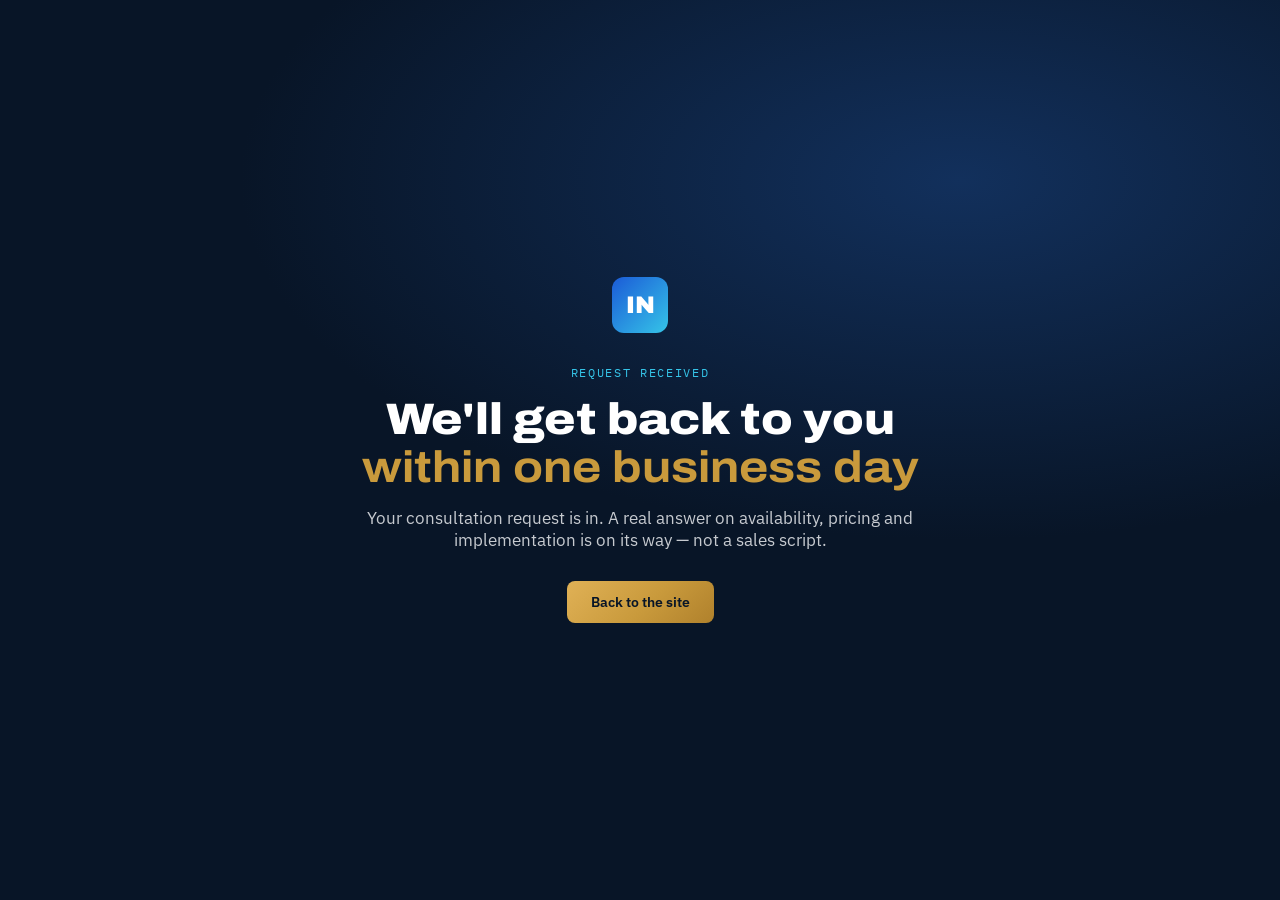
<file: thanks.html>
<!DOCTYPE html>
<html lang="en">
<head>
<meta charset="UTF-8">
<meta name="viewport" content="width=device-width, initial-scale=1.0">
<title>Request received — Inspur MEA Partner</title>
<meta name="robots" content="noindex">
<link rel="icon" href="data:image/svg+xml,%3Csvg xmlns='http://www.w3.org/2000/svg' viewBox='0 0 64 64'%3E%3Cdefs%3E%3ClinearGradient id='g' x1='0' y1='0' x2='1' y2='1'%3E%3Cstop offset='0' stop-color='%231B5BD7'/%3E%3Cstop offset='1' stop-color='%2335C4E8'/%3E%3C/linearGradient%3E%3C/defs%3E%3Crect width='64' height='64' rx='14' fill='url(%23g)'/%3E%3Ctext x='32' y='43' font-family='Arial,sans-serif' font-weight='800' font-size='26' fill='white' text-anchor='middle'%3EIN%3C/text%3E%3C/svg%3E">
<link rel="preconnect" href="https://fonts.googleapis.com">
<link href="https://fonts.googleapis.com/css2?family=IBM+Plex+Sans:wght@400;500;600&family=IBM+Plex+Mono:wght@400;500&family=Archivo:wdth,wght@62..125,500..900&display=swap" rel="stylesheet">
<style>
*{margin:0;padding:0;box-sizing:border-box}
body{font-family:'IBM Plex Sans',sans-serif;background:radial-gradient(1200px 600px at 75% 20%,#12305c 0%,#081527 60%);color:#fff;min-height:100vh;display:grid;place-items:center;padding:24px;text-align:center}
.card{max-width:560px}
.mark{width:56px;height:56px;border-radius:12px;background:linear-gradient(135deg,#1B5BD7,#35C4E8);display:grid;place-items:center;font-family:'Archivo',sans-serif;font-weight:900;font-size:24px;margin:0 auto 28px}
.k{font-family:'IBM Plex Mono',monospace;font-size:12px;letter-spacing:.14em;text-transform:uppercase;color:#35C4E8}
h1{font-family:'Archivo',sans-serif;font-variation-settings:'wdth' 112;font-weight:850;font-size:clamp(30px,5vw,44px);line-height:1.1;margin:14px 0 16px}
h1 b{color:#C99A3C}
p{color:rgba(246,248,250,.8);font-size:16.5px;margin-bottom:30px}
a.btn{display:inline-block;font-weight:600;font-size:14px;padding:12px 24px;border-radius:8px;background:linear-gradient(135deg,#E0B156,#C99A3C 55%,#B0812C);color:#081527;text-decoration:none}
</style>
</head>
<body>
<div class="card">
  <div class="mark">IN</div>
  <span class="k">Request received</span>
  <h1>We'll get back to you <b>within one business day</b></h1>
  <p>Your consultation request is in. A real answer on availability, pricing and implementation is on its way — not a sales script.</p>
  <a class="btn" href="/">Back to the site</a>
</div>
</body>
</html>
</file>
<file: styles.css>
:root{
  --ink:#0B1F3A;
  --deep:#081527;
  --wave:#1B5BD7;
  --pulse:#35C4E8;
  --gold:#C99A3C;
  --porcelain:#F6F8FA;
  --line:rgba(11,31,58,.12);
  --line-light:rgba(246,248,250,.14);
  --display:'Archivo',sans-serif;
  --body:'IBM Plex Sans','IBM Plex Sans Arabic',sans-serif;
  --mono:'IBM Plex Mono',monospace;
}
*{margin:0;padding:0;box-sizing:border-box}
html{scroll-behavior:smooth}
body{font-family:var(--body);color:var(--ink);background:var(--porcelain);line-height:1.6;font-size:16px;-webkit-font-smoothing:antialiased;overflow-x:hidden}
a{color:inherit;text-decoration:none}
::selection{background:var(--wave);color:#fff}
.wrap{max-width:1200px;margin:0 auto;padding:0 32px}

/* ---------- eyebrow: bilingual device ---------- */
.eyebrow{font-family:var(--mono);font-size:12px;letter-spacing:.14em;text-transform:uppercase;display:flex;align-items:center;gap:12px;color:var(--wave)}
.eyebrow .ar{font-family:'IBM Plex Sans Arabic';font-weight:700;letter-spacing:0;text-transform:none;font-size:13px;color:var(--gold)}
.eyebrow::after{content:"";flex:0 0 48px;height:1px;background:currentColor;opacity:.4}
.dark .eyebrow{color:var(--pulse)}

/* ---------- top bar ---------- */
header{position:sticky;top:0;z-index:50;background:rgba(8,21,39,.92);backdrop-filter:blur(10px);border-bottom:1px solid var(--line-light)}
.nav{display:flex;align-items:center;justify-content:space-between;height:64px;color:#fff}
.brand{display:flex;align-items:center;gap:12px}
.brand-mark{width:34px;height:34px;border-radius:6px;background:linear-gradient(135deg,var(--wave),var(--pulse));display:grid;place-items:center;font-family:var(--display);font-weight:900;font-size:15px;color:#fff}
.brand b{font-family:var(--display);font-weight:800;font-size:17px;letter-spacing:.01em}
.brand span{display:block;font-family:var(--mono);font-size:10px;letter-spacing:.16em;text-transform:uppercase;color:var(--gold)}
.nav-links{display:flex;gap:28px;font-size:14px;font-weight:500}
.nav-links a{opacity:.85;transition:opacity .2s;position:relative;padding:4px 0}
.nav-links a::after{content:"";position:absolute;left:0;right:0;bottom:0;height:2px;background:linear-gradient(90deg,var(--pulse),var(--gold));border-radius:2px;transform:scaleX(0);transform-origin:left;transition:transform .3s ease}
.nav-links a:hover,.nav-links a:focus-visible{opacity:1}
.nav-links a:hover::after,.nav-links a:focus-visible::after{transform:scaleX(1)}
.nav-right{display:flex;align-items:center;gap:16px}
.lang{font-family:var(--mono);font-size:12px;display:flex;gap:2px;border:1px solid var(--line-light);border-radius:6px;overflow:hidden}
.lang a{padding:5px 10px;opacity:.6}
.lang a.on{background:var(--wave);opacity:1}
.btn{display:inline-block;font-weight:600;font-size:14px;padding:11px 22px;border-radius:8px;transition:transform .15s,box-shadow .15s;border:0;cursor:pointer}
.btn:focus-visible{outline:3px solid var(--pulse);outline-offset:2px}
.btn-gold{background:linear-gradient(135deg,#E0B156,var(--gold) 55%,#B0812C);color:var(--deep)}
.btn-gold:hover{transform:translateY(-2px);box-shadow:0 10px 28px rgba(201,154,60,.45)}
.btn-wave{background:var(--wave);color:#fff}
.btn-wave:hover{transform:translateY(-1px);box-shadow:0 8px 24px rgba(27,91,215,.4)}
.btn-ghost{border:1px solid var(--line-light);color:#fff}
.btn-ghost:hover{border-color:var(--pulse);color:var(--pulse)}
@media(max-width:900px){.nav-links{display:none}}
@media(max-width:640px){
  .wrap{padding:0 20px}
  .nav{height:56px;gap:10px}
  .brand{gap:9px;min-width:0}
  .brand-mark{width:30px;height:30px;font-size:13px;flex:0 0 30px}
  .brand b{font-size:14px;white-space:nowrap}
  .brand span{display:none}
  .lang{display:none}
  .nav-right .btn{padding:8px 12px;font-size:12px;white-space:nowrap}
}

/* ---------- hero ---------- */
.hero{background:radial-gradient(1200px 600px at 75% 20%,#12305c 0%,var(--deep) 60%);color:#fff;position:relative;overflow:hidden}
.hero-grid{position:absolute;inset:0;background-image:linear-gradient(var(--line-light) 1px,transparent 1px),linear-gradient(90deg,var(--line-light) 1px,transparent 1px);background-size:56px 56px;opacity:.25;mask-image:radial-gradient(800px 500px at 70% 40%,#000 30%,transparent 75%)}
.hero-inner{position:relative;display:grid;grid-template-columns:1.05fr .95fr;gap:40px;align-items:center;padding-top:96px;padding-bottom:110px}
.hero h1{font-family:var(--display);font-variation-settings:'wdth' 118;font-weight:850;font-size:clamp(38px,4.6vw,60px);line-height:1.04;letter-spacing:-.01em}
.hero h1 .gw{color:var(--gold)}
.hero .badge{display:inline-flex;align-items:center;gap:10px;font-family:var(--mono);font-size:12px;letter-spacing:.12em;text-transform:uppercase;border:1px solid var(--line-light);border-radius:100px;padding:8px 16px;margin-bottom:26px;color:var(--pulse)}
.hero .badge i{width:7px;height:7px;border-radius:50%;background:var(--gold);display:inline-block}
.hero p.lede{margin:22px 0 34px;font-size:18px;max-width:520px;color:rgba(246,248,250,.82)}
.hero-ctas{display:flex;gap:14px;flex-wrap:wrap}
.hero-chips{margin-top:38px;display:flex;gap:10px;flex-wrap:wrap}
.chip{display:inline-flex;align-items:center;gap:8px;font-family:var(--mono);font-size:12px;letter-spacing:.04em;color:rgba(246,248,250,.85);border:1px solid var(--line-light);border-radius:100px;padding:8px 16px;background:rgba(255,255,255,.04);backdrop-filter:blur(4px);transition:border-color .25s,color .25s}
.chip:hover{border-color:var(--gold);color:#fff}
.chip i{width:5px;height:5px;border-radius:50%;background:var(--gold);display:inline-block}
@media(max-width:900px){.hero-inner{grid-template-columns:1fr;padding-top:64px;padding-bottom:80px}}
@media(max-width:640px){
  .hero-inner{padding-top:52px;padding-bottom:60px;gap:24px}
  .hero h1{font-size:34px}
  .hero p.lede{font-size:16px}
  .hero .badge{font-size:10.5px;padding:7px 12px}
  .hero-ctas .btn{width:100%;text-align:center}
  .chip{font-size:11px;padding:7px 12px}
  section{padding:64px 0}
  .consult{padding:30px 22px}
  .sec-head{margin-bottom:36px}
}

/* gateway map (signature) */
.gateway{position:relative;height:460px}
.gateway svg{width:100%;height:100%;overflow:visible}
.arc{fill:none;stroke:url(#arcGrad);stroke-width:1.4;opacity:.55}
.arc-pulse{fill:none;stroke:var(--pulse);stroke-width:2;stroke-linecap:round;stroke-dasharray:26 640;animation:flow 4.5s linear infinite}
@keyframes flow{to{stroke-dashoffset:-666}}
.hub circle.core{fill:var(--gold)}
.hub circle.ring{fill:none;stroke:var(--gold);opacity:.5;animation:ring 3s ease-out infinite}
@keyframes ring{0%{r:5;opacity:.6}100%{r:20;opacity:0}}
.hub text{font-family:var(--mono);font-size:11px;fill:rgba(246,248,250,.85);letter-spacing:.08em}
.origin text{fill:var(--pulse)}
@media (prefers-reduced-motion:reduce){.arc-pulse,.hub circle.ring{animation:none}.arc-pulse{stroke-dasharray:none;opacity:.5}}
@media(max-width:900px){.gateway{height:340px}}

/* ---------- stat strip ---------- */
.strip{background:var(--ink);color:#fff;border-top:1px solid var(--line-light)}
.strip-inner{display:grid;grid-template-columns:repeat(4,1fr);gap:1px;background:var(--line-light)}
.stat{background:var(--ink);padding:26px 28px;transition:background .3s}
.stat:hover{background:#0e2747}
.stat b{font-family:var(--display);font-weight:850;font-size:30px;display:block;color:var(--pulse)}
.stat span{font-family:var(--mono);font-size:11.5px;letter-spacing:.1em;text-transform:uppercase;color:rgba(246,248,250,.65)}
@media(max-width:900px){.strip-inner{grid-template-columns:repeat(2,1fr)}}

/* ---------- sections ---------- */
section{padding:96px 0}
.sec-head{max-width:640px;margin-bottom:52px}
.sec-head h2{font-family:var(--display);font-variation-settings:'wdth' 112;font-weight:800;font-size:clamp(28px,3.4vw,42px);line-height:1.1;margin:16px 0 14px}
.sec-head p{color:rgba(11,31,58,.72);font-size:17px}
.dark .sec-head p{color:rgba(246,248,250,.72)}

/* industries */
.ind-grid{display:grid;grid-template-columns:repeat(3,1fr);gap:20px}
.card{background:#fff;border:1px solid var(--line);border-radius:14px;padding:30px 28px;transition:transform .25s,box-shadow .25s,border-color .25s;position:relative;overflow:hidden}
.card::before{content:"";position:absolute;top:0;left:0;right:0;height:3px;background:linear-gradient(90deg,var(--wave),var(--pulse) 55%,var(--gold));transform:scaleX(0);transform-origin:left;transition:transform .4s ease}
.card:hover{transform:translateY(-5px);box-shadow:0 18px 44px rgba(11,31,58,.12);border-color:transparent}
.card:hover::before{transform:scaleX(1)}
.ind-grid .card:nth-child(2),.res-grid .res:nth-child(2){transition-delay:.07s}
.ind-grid .card:nth-child(3){transition-delay:.14s}
.ind-grid .card:nth-child(4){transition-delay:.07s}
.ind-grid .card:nth-child(5){transition-delay:.14s}
.ind-grid .card:nth-child(6){transition-delay:.21s}
.card .ic{font-family:var(--mono);font-size:11px;letter-spacing:.14em;text-transform:uppercase;color:var(--gold);margin-bottom:14px;display:block}
.card h3{font-family:var(--display);font-weight:750;font-size:20px;margin-bottom:10px}
.card p{font-size:14.5px;color:rgba(11,31,58,.7);margin-bottom:16px}
.card .go{font-size:13.5px;font-weight:600;color:var(--wave)}
@media(max-width:900px){.ind-grid{grid-template-columns:1fr}}

/* AI infra — dark rack section */
.rack{background:var(--deep);color:#fff;position:relative;overflow:hidden}
.rack::before{content:"";position:absolute;inset:0;background:repeating-linear-gradient(90deg,transparent 0 78px,rgba(53,196,232,.06) 78px 80px);pointer-events:none}
.rack-inner{position:relative;display:grid;grid-template-columns:1.1fr .9fr;gap:56px;align-items:center}
.rack ul{list-style:none;margin:26px 0 34px;display:grid;gap:14px}
.rack li{display:flex;gap:14px;align-items:flex-start;font-size:15.5px;color:rgba(246,248,250,.85)}
.rack li::before{content:"";flex:0 0 18px;height:2px;background:var(--gold);margin-top:11px}
.spec{border:1px solid var(--line-light);border-radius:14px;padding:28px;background:rgba(255,255,255,.03)}
.spec .row{display:flex;justify-content:space-between;padding:13px 0;border-bottom:1px solid var(--line-light);font-size:14px}
.spec .row:last-child{border:0}
.spec .k{font-family:var(--mono);font-size:12px;letter-spacing:.08em;text-transform:uppercase;color:rgba(246,248,250,.6)}
.spec .v{font-weight:600;color:var(--pulse)}
@media(max-width:900px){.rack-inner{grid-template-columns:1fr}}

/* why — split */
.why-grid{display:grid;grid-template-columns:1fr 1fr;gap:20px}
.why{border-radius:14px;padding:38px 34px}
.why.inspur{background:var(--ink);color:#fff}
.why.local{background:#fff;border:1px solid var(--line)}
.why h3{font-family:var(--display);font-weight:800;font-size:24px;margin-bottom:8px}
.why .tag{font-family:var(--mono);font-size:11px;letter-spacing:.14em;text-transform:uppercase;margin-bottom:18px;display:block}
.why.inspur .tag{color:var(--pulse)}
.why.local .tag{color:var(--gold)}
.why p{font-size:15px;opacity:.85;margin-bottom:14px}
.plus{display:grid;place-items:center;font-family:var(--display);font-weight:900;font-size:34px;color:var(--gold)}
@media(min-width:901px){.why-grid{grid-template-columns:1fr 60px 1fr}}
@media(max-width:900px){.why-grid{grid-template-columns:1fr}.plus{padding:6px 0}}

/* resources */
.res-grid{display:grid;grid-template-columns:1fr 1fr;gap:20px}
.res{border:1px dashed rgba(27,91,215,.45);border-radius:14px;padding:30px;background:linear-gradient(180deg,#fff, #F0F4FA);transition:transform .25s,box-shadow .25s,border-color .25s}
.res:hover{transform:translateY(-4px);box-shadow:0 14px 36px rgba(27,91,215,.12);border-style:solid;border-color:var(--wave)}
.res .k{font-family:var(--mono);font-size:11px;letter-spacing:.14em;text-transform:uppercase;color:var(--wave)}
.res h3{font-family:var(--display);font-weight:750;font-size:21px;margin:10px 0 8px}
.res p{font-size:14.5px;color:rgba(11,31,58,.7);margin-bottom:18px}
@media(max-width:900px){.res-grid{grid-template-columns:1fr}}

/* consult CTA */
.consult{background:linear-gradient(120deg,var(--ink),#123464);color:#fff;border-radius:18px;padding:56px;display:grid;grid-template-columns:1.1fr .9fr;gap:48px;align-items:center;position:relative;overflow:hidden}
.consult::after{content:"";position:absolute;right:-80px;top:-80px;width:320px;height:320px;border:1px solid rgba(201,154,60,.35);border-radius:50%}
.consult h2{font-family:var(--display);font-weight:850;font-size:clamp(26px,3vw,38px);line-height:1.12;margin-bottom:12px}
.consult p{color:rgba(246,248,250,.8);font-size:16px}
.form{display:grid;gap:12px}
.form input,.form select{font-family:var(--body);font-size:14.5px;padding:13px 16px;border-radius:8px;border:1px solid var(--line-light);background:rgba(255,255,255,.06);color:#fff}
.form input::placeholder{color:rgba(246,248,250,.5)}
.form select{color:rgba(246,248,250,.8)}
@media(max-width:900px){.consult{grid-template-columns:1fr;padding:36px}}

footer{background:var(--deep);color:rgba(246,248,250,.6);padding:44px 0;font-size:13.5px;border-top:1px solid transparent;border-image:linear-gradient(90deg,var(--wave),var(--pulse),var(--gold)) 1}
.foot{display:flex;justify-content:space-between;gap:20px;flex-wrap:wrap;align-items:center}
.foot .mono{font-family:var(--mono);font-size:11.5px;letter-spacing:.1em}

/* reveal (scoped to .js so content is never hidden without JavaScript) */
.js .rv{opacity:0;transform:translateY(18px);transition:opacity .6s ease,transform .6s ease}
.js .rv.in{opacity:1;transform:none}
@media (prefers-reduced-motion:reduce){.rv{opacity:1;transform:none;transition:none}}

/* ---------- subpages ---------- */
.page-hero{background:radial-gradient(900px 420px at 75% 0%,#12305c 0%,var(--deep) 62%);color:#fff;padding:76px 0 60px;position:relative;overflow:hidden}
.page-hero .crumb{font-family:var(--mono);font-size:12px;letter-spacing:.1em;text-transform:uppercase;color:var(--pulse);margin-bottom:18px;display:block}
.page-hero .crumb a{color:rgba(246,248,250,.6)}
.page-hero .crumb a:hover{color:var(--pulse)}
.page-hero h1{font-family:var(--display);font-variation-settings:'wdth' 114;font-weight:850;font-size:clamp(32px,4vw,52px);line-height:1.06;max-width:820px}
.page-hero h1 .gw{color:var(--gold)}
.page-hero p{margin-top:18px;font-size:17.5px;max-width:640px;color:rgba(246,248,250,.82)}
@media(max-width:640px){.page-hero{padding:52px 0 44px}}

.prod-grid{display:grid;grid-template-columns:1fr 1fr;gap:20px}
@media(max-width:900px){.prod-grid{grid-template-columns:1fr}}
.prod{background:#fff;border:1px solid var(--line);border-radius:14px;padding:32px 30px;position:relative;overflow:hidden;transition:transform .25s,box-shadow .25s,border-color .25s}
.prod::before{content:"";position:absolute;top:0;left:0;right:0;height:3px;background:linear-gradient(90deg,var(--wave),var(--pulse) 55%,var(--gold));transform:scaleX(0);transform-origin:left;transition:transform .4s ease}
.prod:hover{transform:translateY(-4px);box-shadow:0 18px 44px rgba(11,31,58,.12);border-color:transparent}
.prod:hover::before{transform:scaleX(1)}
.prod .ic{font-family:var(--mono);font-size:11px;letter-spacing:.14em;text-transform:uppercase;color:var(--gold);display:block;margin-bottom:12px}
.prod h3{font-family:var(--display);font-weight:800;font-size:22px;margin-bottom:10px}
.prod p{font-size:14.5px;color:rgba(11,31,58,.72);margin-bottom:16px}
.prod ul{list-style:none;display:grid;gap:8px;margin-bottom:20px}
.prod li{display:flex;gap:10px;font-size:13.5px;color:rgba(11,31,58,.75)}
.prod li::before{content:"";flex:0 0 14px;height:2px;background:var(--gold);margin-top:9px}
.prod .go{font-size:13.5px;font-weight:600;color:var(--wave)}

.sol-block{display:grid;grid-template-columns:.9fr 1.1fr;gap:44px;padding:52px 0;border-bottom:1px solid var(--line);align-items:start}
.sol-block:last-child{border-bottom:0}
@media(max-width:900px){.sol-block{grid-template-columns:1fr;gap:20px;padding:40px 0}}
.sol-block h3{font-family:var(--display);font-weight:800;font-size:26px;margin:10px 0 12px}
.sol-block .lead{font-size:15.5px;color:rgba(11,31,58,.72)}
.sol-detail{display:grid;gap:14px}
.sol-detail .cell{background:#fff;border:1px solid var(--line);border-radius:12px;padding:20px 22px}
.sol-detail .cell b{font-family:var(--mono);font-size:11px;letter-spacing:.12em;text-transform:uppercase;color:var(--wave);display:block;margin-bottom:8px}
.sol-detail .cell p{font-size:14px;color:rgba(11,31,58,.75)}

.steps{display:grid;grid-template-columns:repeat(4,1fr);gap:20px;counter-reset:step}
@media(max-width:900px){.steps{grid-template-columns:1fr 1fr}}
@media(max-width:640px){.steps{grid-template-columns:1fr}}
.step{background:#fff;border:1px solid var(--line);border-radius:14px;padding:28px 24px;counter-increment:step;position:relative}
.step::before{content:"0" counter(step);font-family:var(--mono);font-size:12px;letter-spacing:.14em;color:var(--gold);display:block;margin-bottom:12px}
.step h4{font-family:var(--display);font-weight:750;font-size:17px;margin-bottom:8px}
.step p{font-size:13.5px;color:rgba(11,31,58,.72)}

.contact-grid{display:grid;grid-template-columns:.9fr 1.1fr;gap:48px;align-items:start}
@media(max-width:900px){.contact-grid{grid-template-columns:1fr}}
.contact-info .row{padding:18px 0;border-bottom:1px solid var(--line)}
.contact-info .row b{font-family:var(--mono);font-size:11px;letter-spacing:.12em;text-transform:uppercase;color:var(--wave);display:block;margin-bottom:6px}
.contact-info .row a{color:var(--wave);font-weight:600}
.form-light{display:grid;gap:12px;background:var(--ink);border-radius:16px;padding:34px}
.form-light input,.form-light select{font-family:var(--body);font-size:14.5px;padding:13px 16px;border-radius:8px;border:1px solid var(--line-light);background:rgba(255,255,255,.06);color:#fff}
.form-light input::placeholder{color:rgba(246,248,250,.5)}
.form-light select{color:rgba(246,248,250,.8)}
@media(max-width:640px){.form-light{padding:24px 18px}}

.nav-links a.active{opacity:1}
.nav-links a.active::after{transform:scaleX(1)}
.foot-links{display:flex;gap:18px;flex-wrap:wrap}
.foot-links a:hover{color:var(--pulse)}

/* ---------- resource articles ---------- */
.article{max-width:780px}
.article h2{font-family:var(--display);font-weight:800;font-size:28px;margin:44px 0 14px}
.article h3{font-family:var(--display);font-weight:750;font-size:20px;margin:28px 0 10px}
.article p{margin-bottom:14px;color:rgba(11,31,58,.8);font-size:15.5px}
.article ul,.article ol{margin:0 0 16px 22px;color:rgba(11,31,58,.8);font-size:15.5px;display:grid;gap:8px}
.article table{width:100%;border-collapse:collapse;margin:18px 0 24px;font-size:14.5px}
.article th{font-family:var(--mono);font-size:11px;letter-spacing:.1em;text-transform:uppercase;text-align:left;color:var(--wave);border-bottom:2px solid var(--wave);padding:10px 12px}
.article td{border-bottom:1px solid var(--line);padding:11px 12px;vertical-align:top}
.article .callout{border-left:3px solid var(--gold);background:#fff;border-radius:0 12px 12px 0;padding:18px 22px;margin:22px 0}
.article .callout b{color:var(--ink)}
.tbl-scroll{overflow-x:auto}

/* ---------- interactive checklist ---------- */
.check-group{background:#fff;border:1px solid var(--line);border-radius:14px;padding:26px 26px 16px;margin-bottom:18px}
.check-group h3{font-family:var(--display);font-weight:800;font-size:19px;margin-bottom:6px}
.check-group .d{font-size:13.5px;color:rgba(11,31,58,.65);margin-bottom:14px}
.check{display:flex;gap:12px;align-items:flex-start;padding:11px 0;border-top:1px solid var(--line);cursor:pointer;font-size:14.5px;color:rgba(11,31,58,.85)}
.check input{margin-top:3px;width:17px;height:17px;accent-color:var(--wave);flex:0 0 17px}
.scorebar{position:sticky;bottom:16px;background:var(--ink);color:#fff;border-radius:14px;padding:18px 26px;display:flex;align-items:center;justify-content:space-between;gap:18px;box-shadow:0 14px 40px rgba(11,31,58,.35);flex-wrap:wrap}
.scorebar b{font-family:var(--display);font-size:26px;color:var(--pulse)}
.scorebar .verdict{font-size:14px;color:rgba(246,248,250,.85)}
@media(max-width:640px){.scorebar{padding:14px 18px}}
</file>
